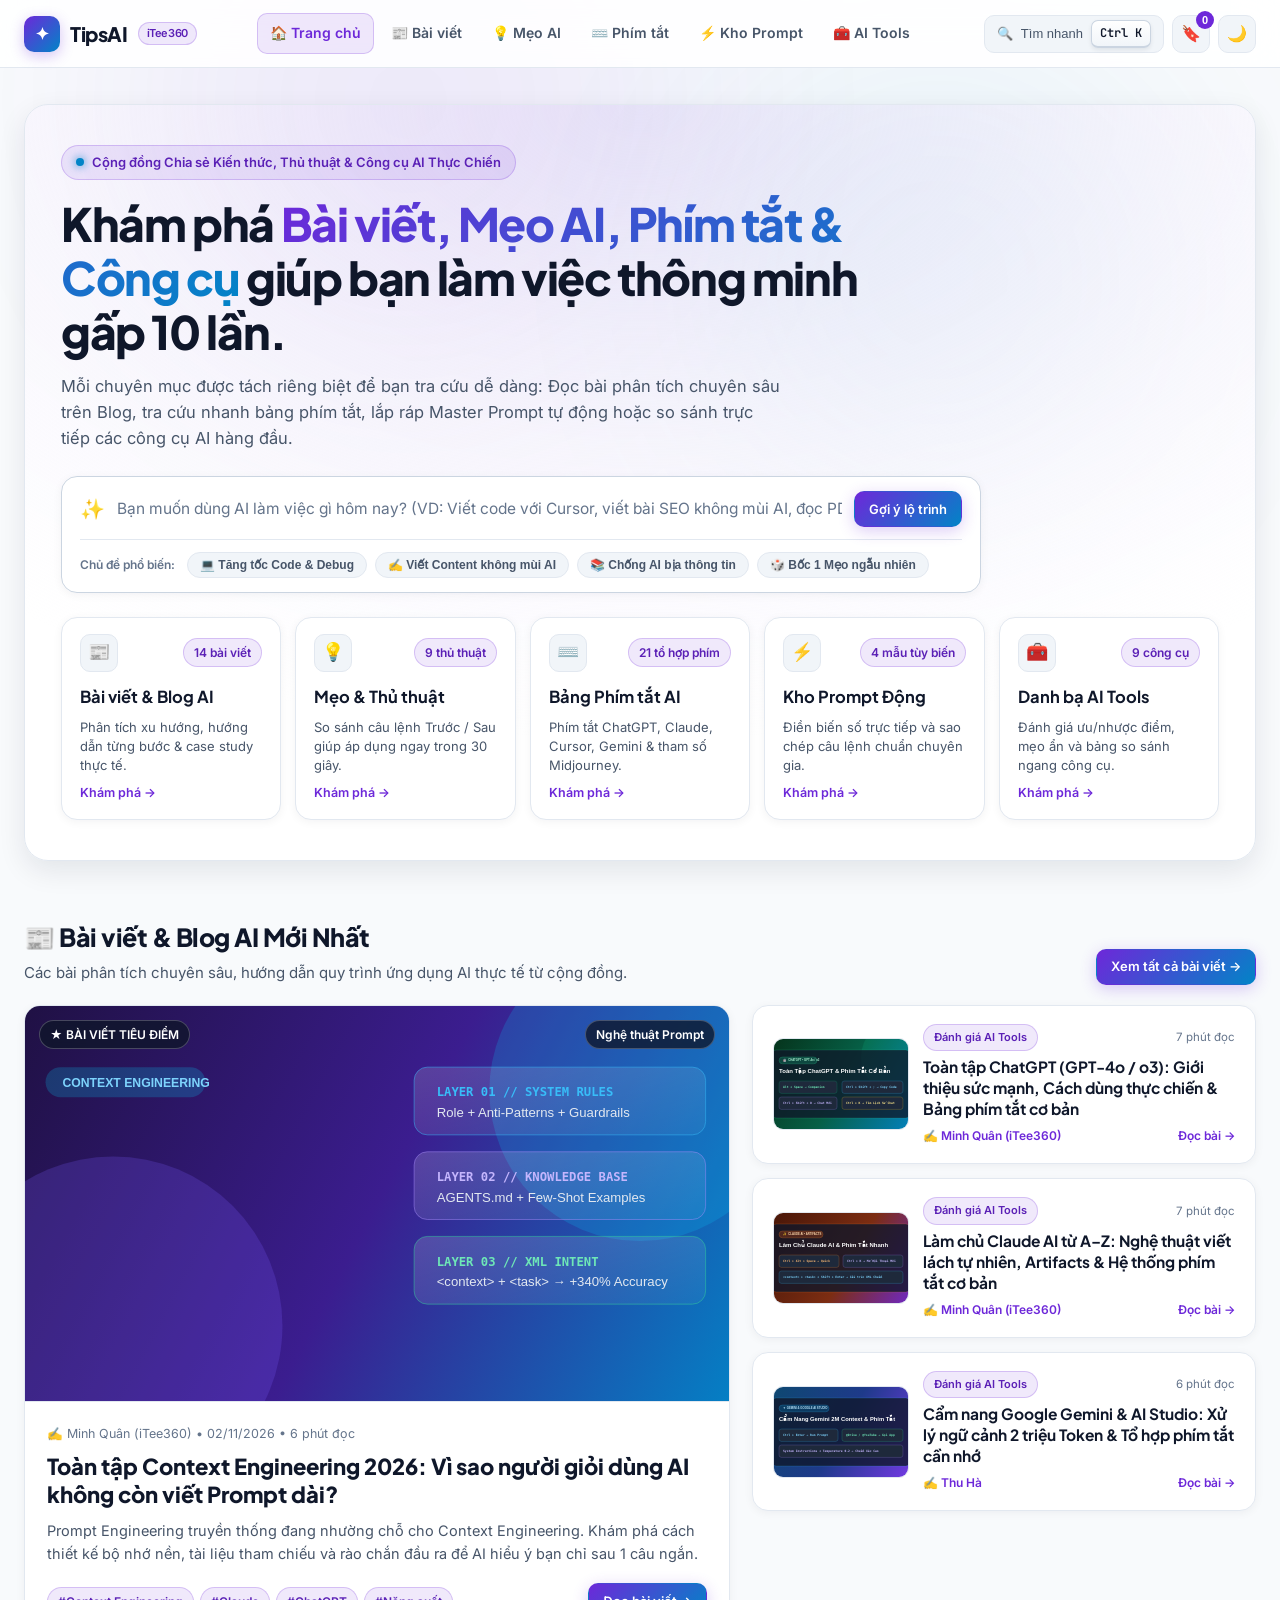
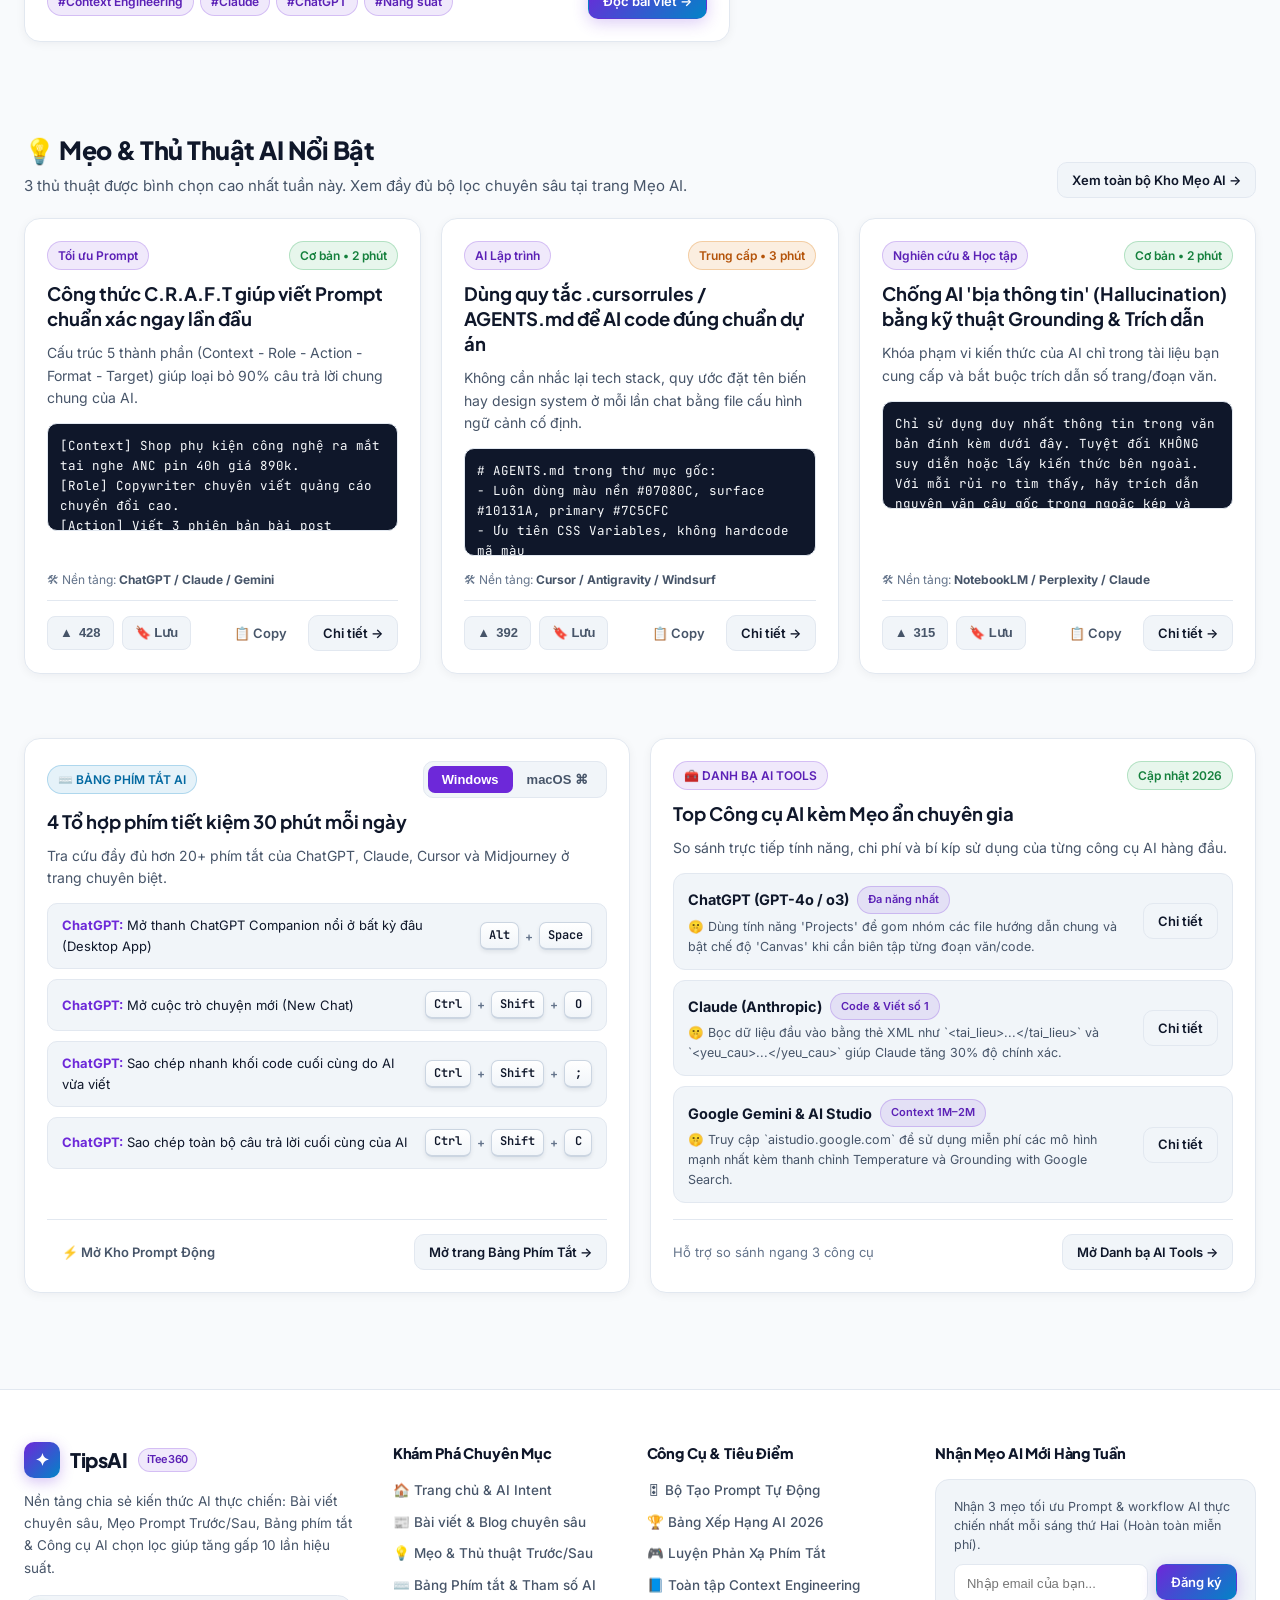
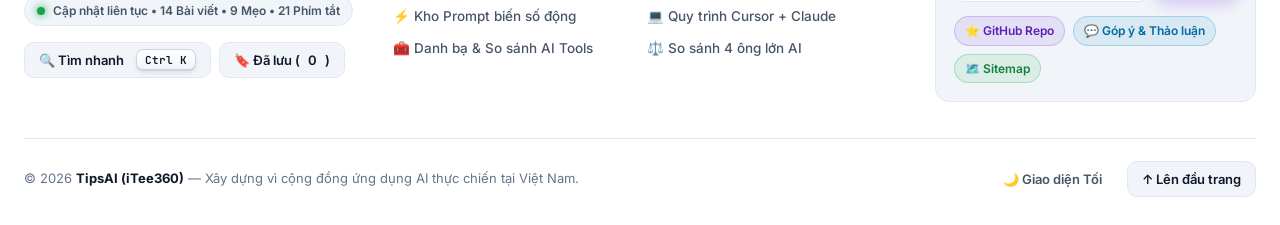
<file: index.html>
<!DOCTYPE html>
<html lang="vi">
<head>
  <meta charset="UTF-8" />
  <meta name="viewport" content="width=device-width, initial-scale=1.0" />
  <title>TipsAI — Trang Chủ | Chuyên Trang Bài Viết, Mẹo, Phím Tắt & Công Cụ AI</title>
  <link rel="icon" type="image/svg+xml" href="favicon.svg" />
  <meta name="description" content="TipsAI (iTee360) — Chuyên trang chia sẻ bài viết chuyên sâu về AI, mẹo thủ thuật Prompt Engineering, bảng phím tắt và danh bạ AI Tools chọn lọc." />
  <link rel="canonical" href="https://iamtee999-sketch.github.io/tipsai/" />
  <!-- OpenGraph / Facebook / Zalo Preview -->
  <meta property="og:type" content="website" />
  <meta property="og:site_name" content="TipsAI (iTee360)" />
  <meta property="og:title" content="TipsAI — Chuyên Trang Bài Viết, Mẹo, Phím Tắt & Công Cụ AI Thực Chiến" />
  <meta property="og:description" content="Khám phá Bài viết chuyên sâu, Mẹo Prompt Trước/Sau, Bảng phím tắt AI và Công cụ AI giúp làm việc thông minh gấp 10 lần." />
  <meta property="og:url" content="https://iamtee999-sketch.github.io/tipsai/" />
  <meta property="og:image" content="https://iamtee999-sketch.github.io/tipsai/assets/covers/og-banner.svg" />
  <meta name="twitter:card" content="summary_large_image" />
  <meta name="twitter:title" content="TipsAI — Chuyên Trang Bài Viết, Mẹo, Phím Tắt & Công Cụ AI" />
  <meta name="twitter:description" content="Khám phá Bài viết chuyên sâu, Mẹo Prompt Trước/Sau, Bảng phím tắt AI và Công cụ AI thực chiến." />
  <meta name="twitter:image" content="https://iamtee999-sketch.github.io/tipsai/assets/covers/og-banner.svg" />
  <link rel="preconnect" href="https://fonts.googleapis.com" />
  <link rel="preconnect" href="https://fonts.gstatic.com" crossorigin />
  <link href="https://fonts.googleapis.com/css2?family=Inter:wght@400;500;600;700&family=JetBrains+Mono:wght@400;500;600&family=Plus+Jakarta+Sans:wght@600;700;800&display=swap" rel="stylesheet" />
  <link rel="stylesheet" href="styles.css" />
</head>
<body data-page="home">
  <div class="ambient-aurora" aria-hidden="true">
    <div class="aurora-blob aurora-blob-1"></div>
    <div class="aurora-blob aurora-blob-2"></div>
  </div>

  <!-- Shared Navbar (Rendered by app.js) -->
  <header class="navbar" id="siteNavbar"></header>

  <main>
    <!-- ====================================================================
         1. HERO SECTION & CỔNG ĐIỀU HƯỚNG 5 CHUYÊN MỤC
         ==================================================================== -->
    <section class="hero-section">
      <div class="container">
        <div class="hero-shell">
          <div class="hero-top-pill">
            <span class="pulse-dot"></span>
            <span>Cộng đồng Chia sẻ Kiến thức, Thủ thuật & Công cụ AI Thực Chiến</span>
          </div>

          <h1 class="hero-title">
            Khám phá <span class="text-gradient">Bài viết, Mẹo AI, Phím tắt & Công cụ</span> giúp bạn làm việc thông minh gấp 10 lần.
          </h1>

          <p class="hero-subtitle">
            Mỗi chuyên mục được tách riêng biệt để bạn tra cứu dễ dàng: Đọc bài phân tích chuyên sâu trên Blog, tra cứu nhanh bảng phím tắt, lắp ráp Master Prompt tự động hoặc so sánh trực tiếp các công cụ AI hàng đầu.
          </p>

          <!-- AI Native Intent Composer -->
          <div class="ai-composer" role="search" aria-label="Trợ lý tìm kiếm thủ thuật theo ý định">
            <div class="composer-input-row">
              <span class="composer-sparkle" aria-hidden="true">✨</span>
              <input
                type="text"
                id="intentInput"
                class="composer-input"
                placeholder="Bạn muốn dùng AI làm việc gì hôm nay? (VD: Viết code với Cursor, viết bài SEO không mùi AI, đọc PDF dài...)"
                autocomplete="off"
              />
              <button type="button" class="btn btn-primary btn-sm" id="runIntentBtn">
                <span>Gợi ý lộ trình</span>
              </button>
            </div>

            <div class="composer-suggestions">
              <span class="suggestion-label">Chủ đề phổ biến:</span>
              <button type="button" class="intent-chip" data-intent="Làm sao viết code và debug nhanh hơn với Cursor & Claude?">💻 Tăng tốc Code & Debug</button>
              <button type="button" class="intent-chip" data-intent="Cách viết bài content marketing tự nhiên không có mùi AI">✍️ Viết Content không mùi AI</button>
              <button type="button" class="intent-chip" data-intent="Mẹo chống AI bịa thông tin khi đọc PDF và nghiên cứu">📚 Chống AI bịa thông tin</button>
              <button type="button" class="intent-chip" id="randomTipHeroBtn">🎲 Bốc 1 Mẹo ngẫu nhiên</button>
            </div>
          </div>

          <div class="ai-intent-response" id="intentResponsePanel" hidden></div>

          <!-- 5 Thẻ Chuyên Mục Tách Biệt -->
          <div class="hub-nav-grid" id="homeHubPortals">
            <!-- Rendered by app.js -->
          </div>
        </div>
      </div>
    </section>

    <!-- ====================================================================
         2. BÀI VIẾT & BLOG CHUYÊN SÂU MỚI NHẤT (TÂM ĐIỂM TRANG CHỦ)
         ==================================================================== -->
    <section class="section-block">
      <div class="container">
        <div class="section-header">
          <div>
            <h2 class="section-title">📰 Bài viết & Blog AI Mới Nhất</h2>
            <p class="section-desc">Các bài phân tích chuyên sâu, hướng dẫn quy trình ứng dụng AI thực tế từ cộng đồng.</p>
          </div>
          <div style="display: flex; gap: 10px; flex-wrap: wrap;">
            <a href="blog.html" class="btn btn-primary btn-sm">Xem tất cả bài viết →</a>
          </div>
        </div>

        <div id="homeFeaturedBlog">
          <!-- Rendered by app.js: 1 Featured Post + 3 Latest Posts -->
        </div>
      </div>
    </section>

    <!-- ====================================================================
         3. TÓM TẮT 3 MẸO & THỦ THUẬT NỔI BẬT (DẪN SANG TRANG TIPS.HTML)
         ==================================================================== -->
    <section class="section-block">
      <div class="container">
        <div class="section-header">
          <div>
            <h2 class="section-title">💡 Mẹo & Thủ Thuật AI Nổi Bật</h2>
            <p class="section-desc">3 thủ thuật được bình chọn cao nhất tuần này. Xem đầy đủ bộ lọc chuyên sâu tại trang Mẹo AI.</p>
          </div>
          <a href="tips.html" class="btn btn-secondary btn-sm">Xem toàn bộ Kho Mẹo AI →</a>
        </div>

        <div class="cards-grid-3" id="homeTopTipsGrid">
          <!-- Rendered by app.js (Top 3 only) -->
        </div>
      </div>
    </section>

    <!-- ====================================================================
         4. TÓM TẮT GỌN: PHÍM TẮT VÀNG & AI TOOLS (DẪN SANG TRANG RIÊNG)
         ==================================================================== -->
    <section class="section-block">
      <div class="container">
        <div class="bento-grid">
          <!-- Cột Trái: 4 Phím tắt vàng -->
          <div class="card bento-span-6">
            <div>
              <div class="card-meta-top">
                <span class="badge badge-cyan">⌨️ BẢNG PHÍM TẮT AI</span>
                <div class="os-toggle-group" role="group" aria-label="Chọn hệ điều hành">
                  <button type="button" class="os-btn active" data-os="win">Windows</button>
                  <button type="button" class="os-btn" data-os="mac">macOS ⌘</button>
                </div>
              </div>
              <h3 class="card-title">4 Tổ hợp phím tiết kiệm 30 phút mỗi ngày</h3>
              <p class="card-summary">Tra cứu đầy đủ hơn 20+ phím tắt của ChatGPT, Claude, Cursor và Midjourney ở trang chuyên biệt.</p>

              <div id="bentoQuickShortcuts" style="display: grid; gap: 10px; margin-bottom: 16px;"></div>
            </div>

            <div class="card-footer">
              <a href="prompts.html" class="btn btn-ghost btn-sm">⚡ Mở Kho Prompt Động</a>
              <a href="shortcuts.html" class="btn btn-secondary btn-sm">Mở trang Bảng Phím Tắt →</a>
            </div>
          </div>

          <!-- Cột Phải: 3 AI Tools tiêu biểu -->
          <div class="card bento-span-6">
            <div>
              <div class="card-meta-top">
                <span class="badge badge-purple">🧰 DANH BẠ AI TOOLS</span>
                <span class="badge badge-green">Cập nhật 2026</span>
              </div>
              <h3 class="card-title">Top Công cụ AI kèm Mẹo ẩn chuyên gia</h3>
              <p class="card-summary">So sánh trực tiếp tính năng, chi phí và bí kíp sử dụng của từng công cụ AI hàng đầu.</p>

              <div id="homeQuickToolsList" style="display: grid; gap: 10px; margin-bottom: 16px;"></div>
            </div>

            <div class="card-footer">
              <span style="font-size: 13px; color: var(--text-muted);">Hỗ trợ so sánh ngang 3 công cụ</span>
              <a href="tools.html" class="btn btn-secondary btn-sm">Mở Danh bạ AI Tools →</a>
            </div>
          </div>
        </div>
      </div>
    </section>
  </main>

  <footer class="site-footer" id="siteFooter"></footer>

  <script src="data.js"></script>
  <script src="app.js"></script>
</body>
</html>
</file>
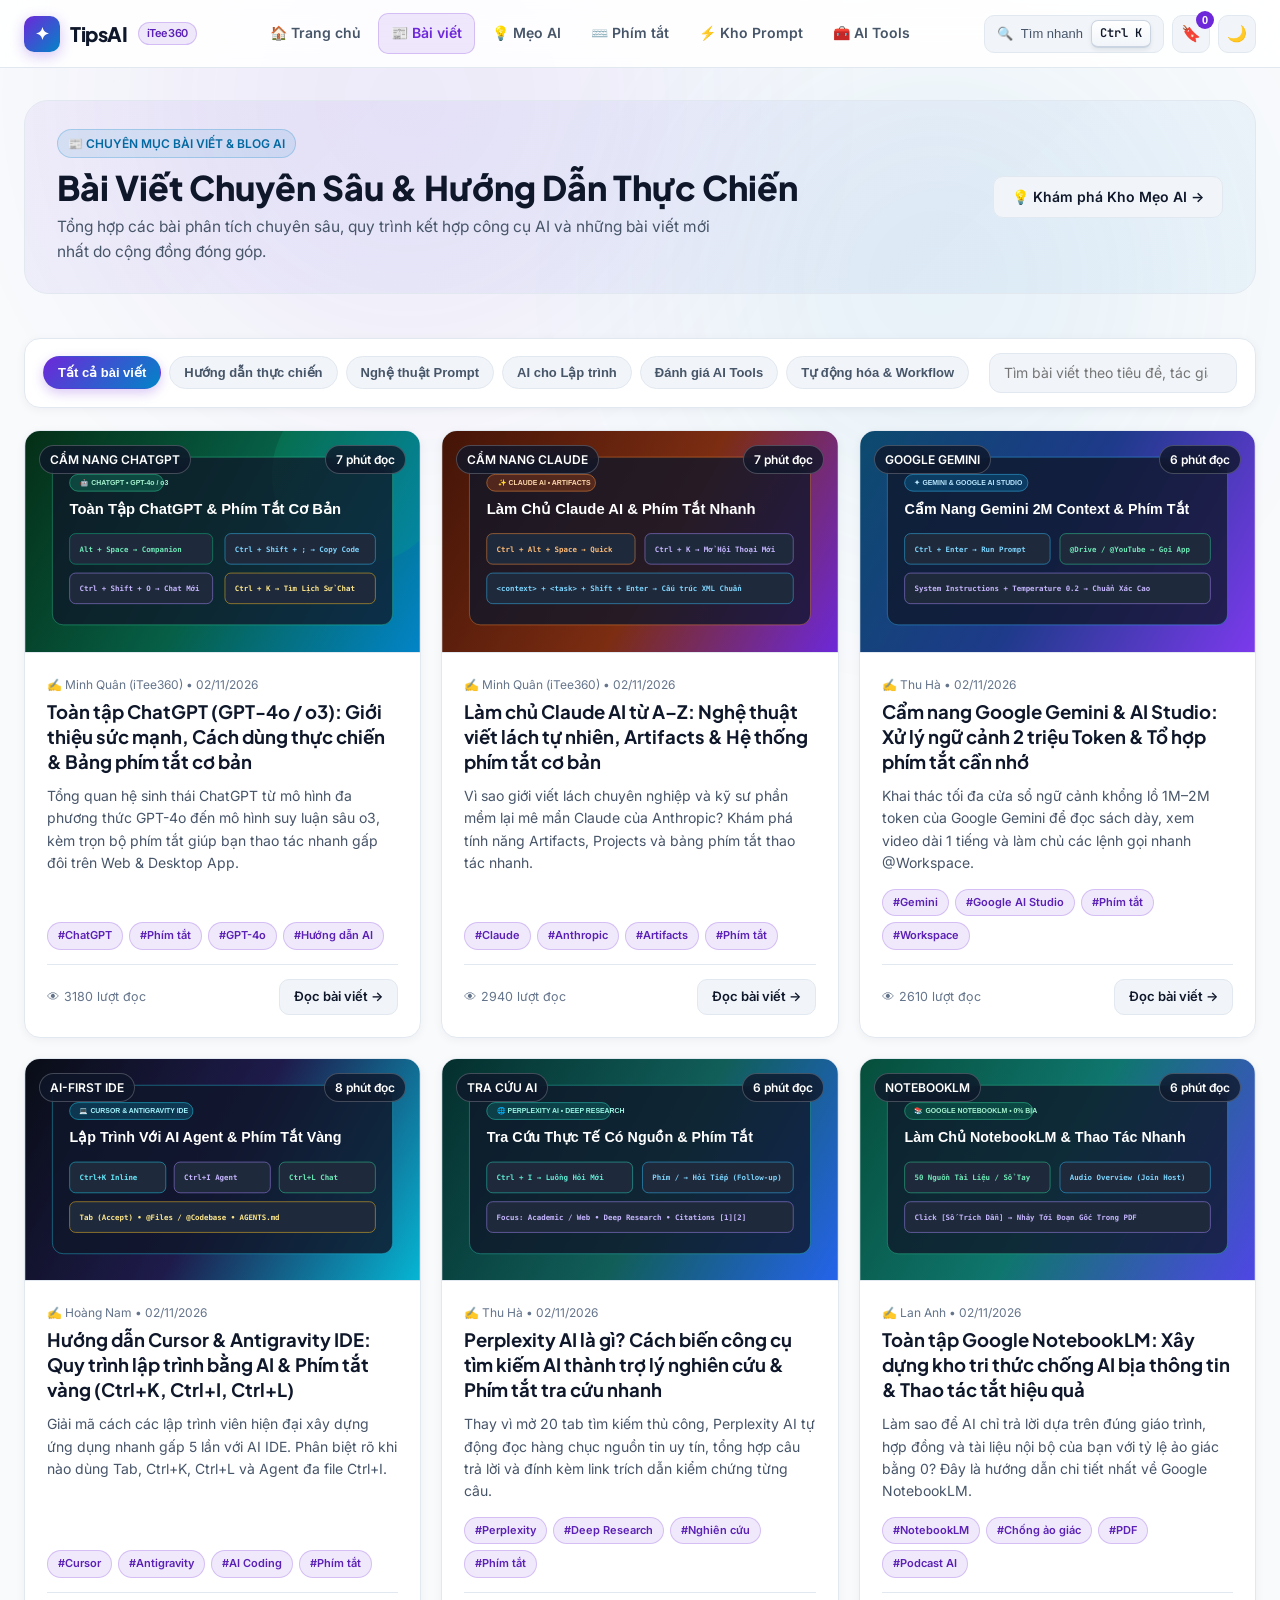
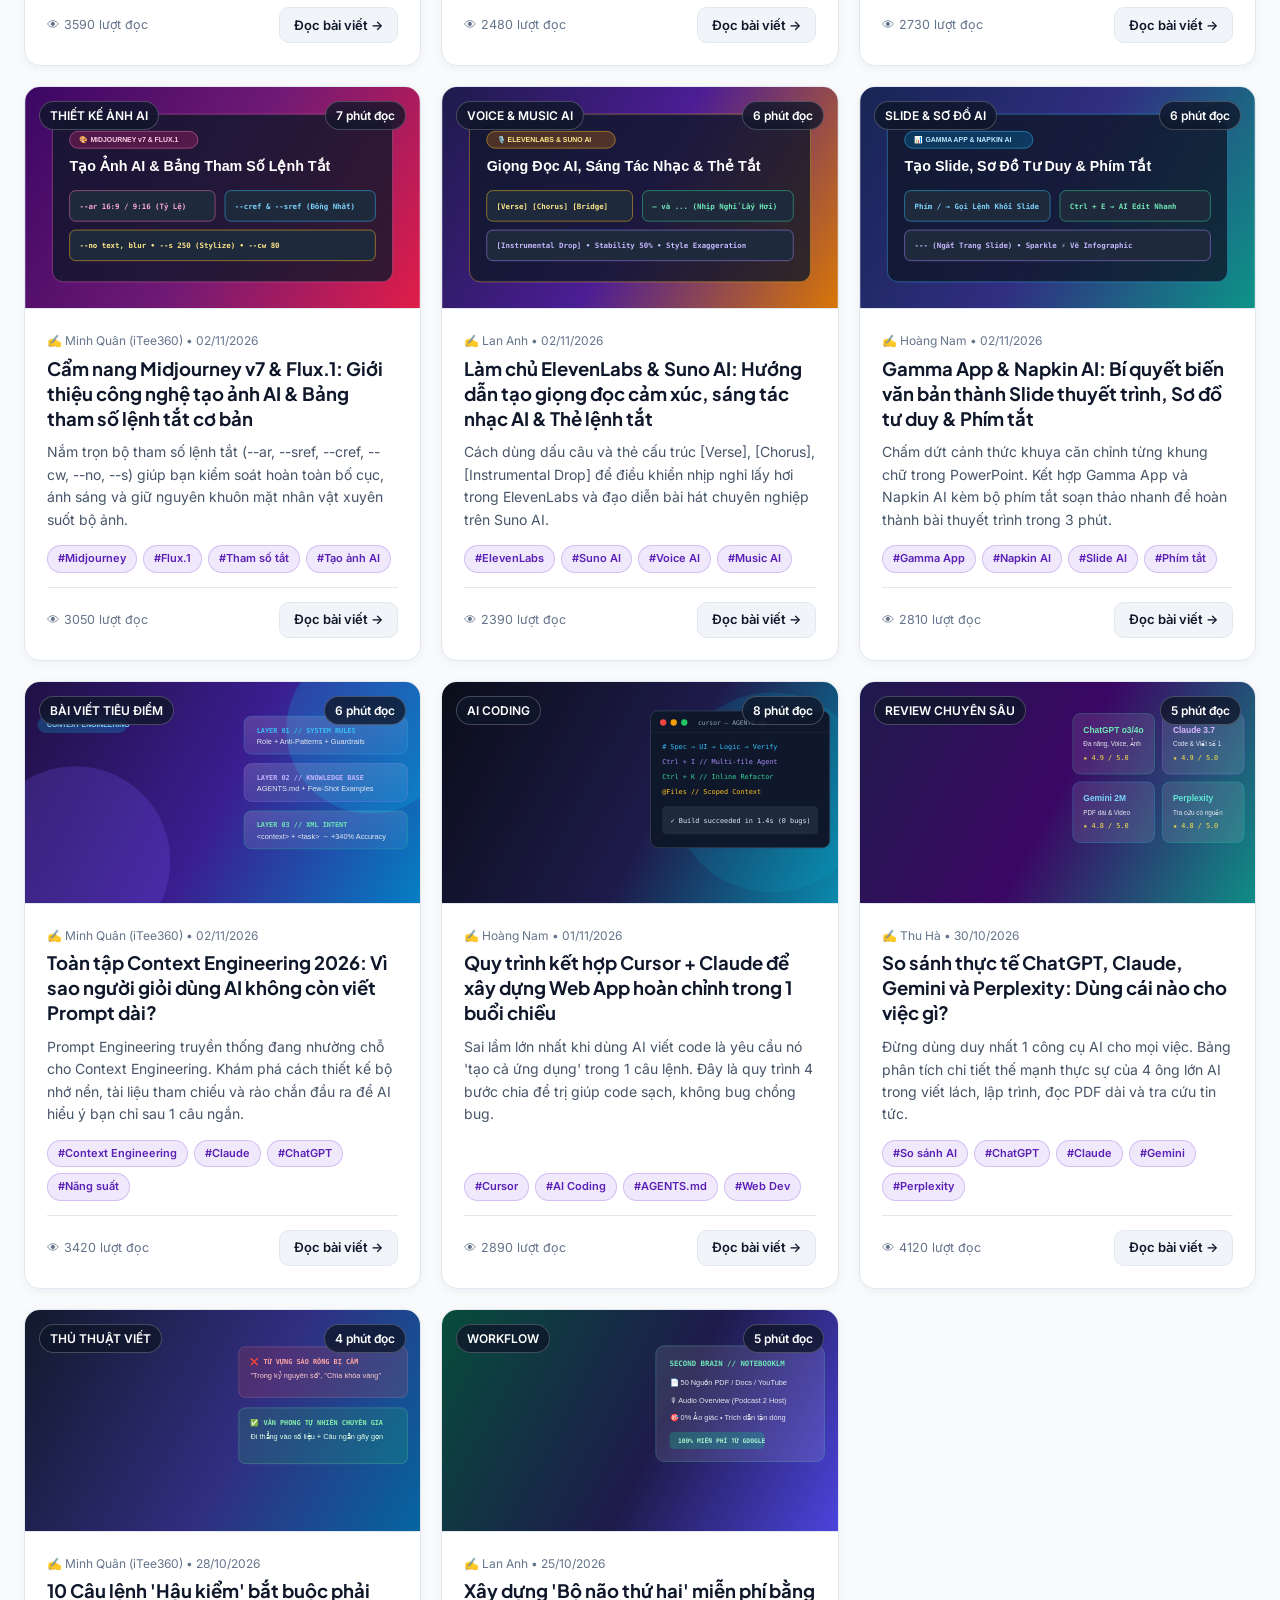
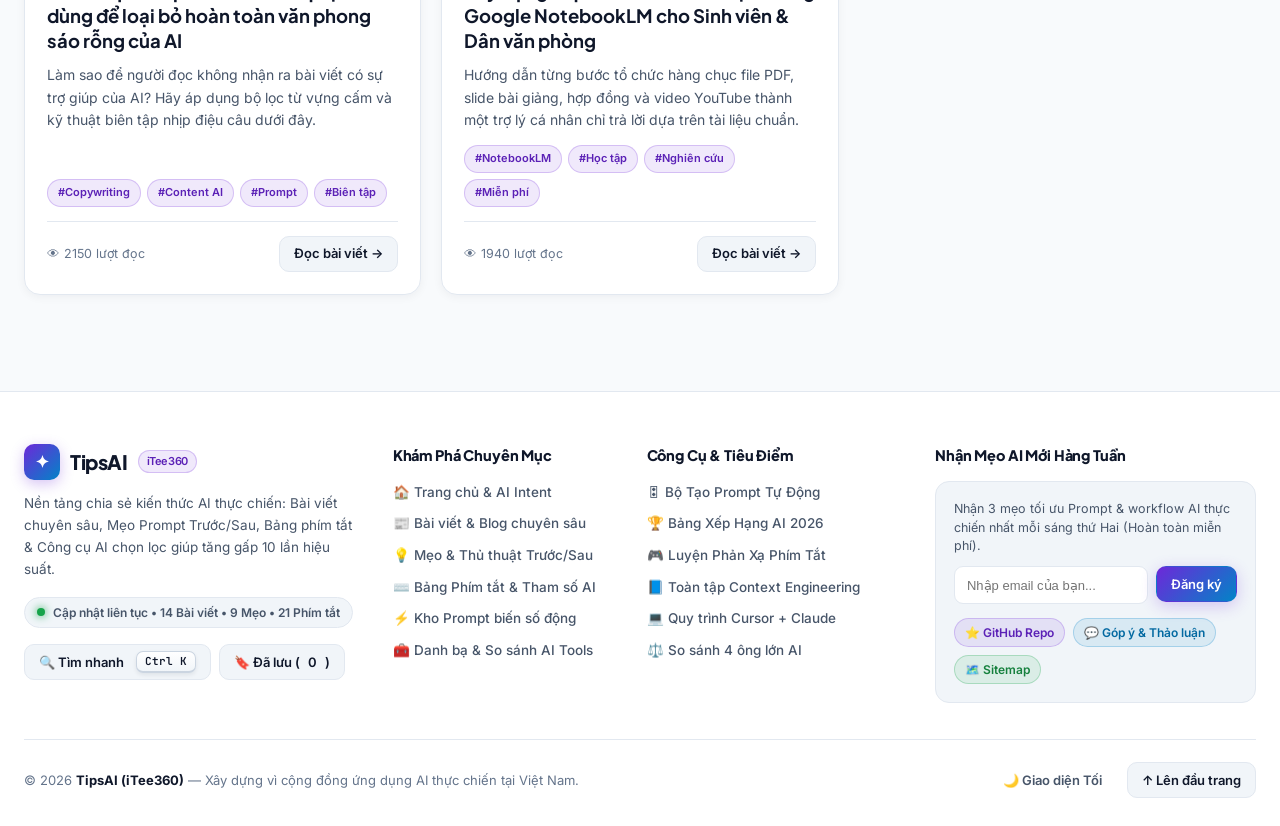
<file: blog.html>
<!DOCTYPE html>
<html lang="vi">
<head>
  <meta charset="UTF-8" />
  <meta name="viewport" content="width=device-width, initial-scale=1.0" />
  <title>Bài Viết & Blog Chuyên Sâu Về AI — TipsAI</title>
  <link rel="icon" type="image/svg+xml" href="favicon.svg" />
  <meta name="description" content="Chuyên trang Bài viết & Blog AI: Hướng dẫn Context Engineering, AI Coding với Cursor, đánh giá chuyên sâu ChatGPT, Claude, Gemini và quy trình tự động hóa." />
  <link rel="canonical" href="https://iamtee999-sketch.github.io/tipsai/blog.html" />
  <meta property="og:type" content="website" />
  <meta property="og:site_name" content="TipsAI (iTee360)" />
  <meta property="og:title" content="Bài Viết & Blog Chuyên Sâu Về AI — TipsAI" />
  <meta property="og:description" content="Hướng dẫn Context Engineering, AI Coding với Cursor, đánh giá chuyên sâu ChatGPT, Claude, Gemini và quy trình tự động hóa." />
  <meta property="og:url" content="https://iamtee999-sketch.github.io/tipsai/blog.html" />
  <meta property="og:image" content="https://iamtee999-sketch.github.io/tipsai/assets/covers/og-banner.svg" />
  <meta name="twitter:card" content="summary_large_image" />
  <link rel="preconnect" href="https://fonts.googleapis.com" />
  <link rel="preconnect" href="https://fonts.gstatic.com" crossorigin />
  <link href="https://fonts.googleapis.com/css2?family=Inter:wght@400;500;600;700&family=JetBrains+Mono:wght@400;500;600&family=Plus+Jakarta+Sans:wght@600;700;800&display=swap" rel="stylesheet" />
  <link rel="stylesheet" href="styles.css" />
</head>
<body data-page="blog">
  <div class="ambient-aurora" aria-hidden="true">
    <div class="aurora-blob aurora-blob-1"></div>
    <div class="aurora-blob aurora-blob-2"></div>
  </div>

  <header class="navbar" id="siteNavbar"></header>

  <main>
    <!-- Page Header Banner -->
    <section class="page-banner">
      <div class="container">
        <div class="page-banner-shell">
          <div>
            <span class="badge badge-cyan" style="margin-bottom: 10px;">📰 CHUYÊN MỤC BÀI VIẾT & BLOG AI</span>
            <h1 style="font-family: var(--font-display); font-size: 34px; font-weight: 800; line-height: 1.2;">
              Bài Viết Chuyên Sâu & Hướng Dẫn Thực Chiến
            </h1>
            <p style="color: var(--text-secondary); font-size: 15.5px; margin-top: 6px; max-width: 680px;">
              Tổng hợp các bài phân tích chuyên sâu, quy trình kết hợp công cụ AI và những bài viết mới nhất do cộng đồng đóng góp.
            </p>
          </div>
          <a href="tips.html" class="btn btn-secondary">
            <span>💡 Khám phá Kho Mẹo AI →</span>
          </a>
        </div>
      </div>
    </section>

    <!-- Filter & Blog Posts Grid -->
    <section class="section-block">
      <div class="container">
        <div class="filter-toolbar">
          <div class="pill-tabs" id="blogCategoryTabs" role="tablist">
            <!-- Rendered by app.js -->
          </div>
          <div class="filter-search-group">
            <input
              type="search"
              id="blogSearchInput"
              class="input-field"
              placeholder="Tìm bài viết theo tiêu đề, tác giả, #tag..."
              aria-label="Tìm kiếm bài viết"
            />
          </div>
        </div>

        <div class="cards-grid-3" id="blogPostsGrid">
          <!-- Rendered by app.js -->
        </div>
      </div>
    </section>
  </main>

  <footer class="site-footer" id="siteFooter"></footer>

  <script src="data.js"></script>
  <script src="app.js"></script>
</body>
</html>
</file>
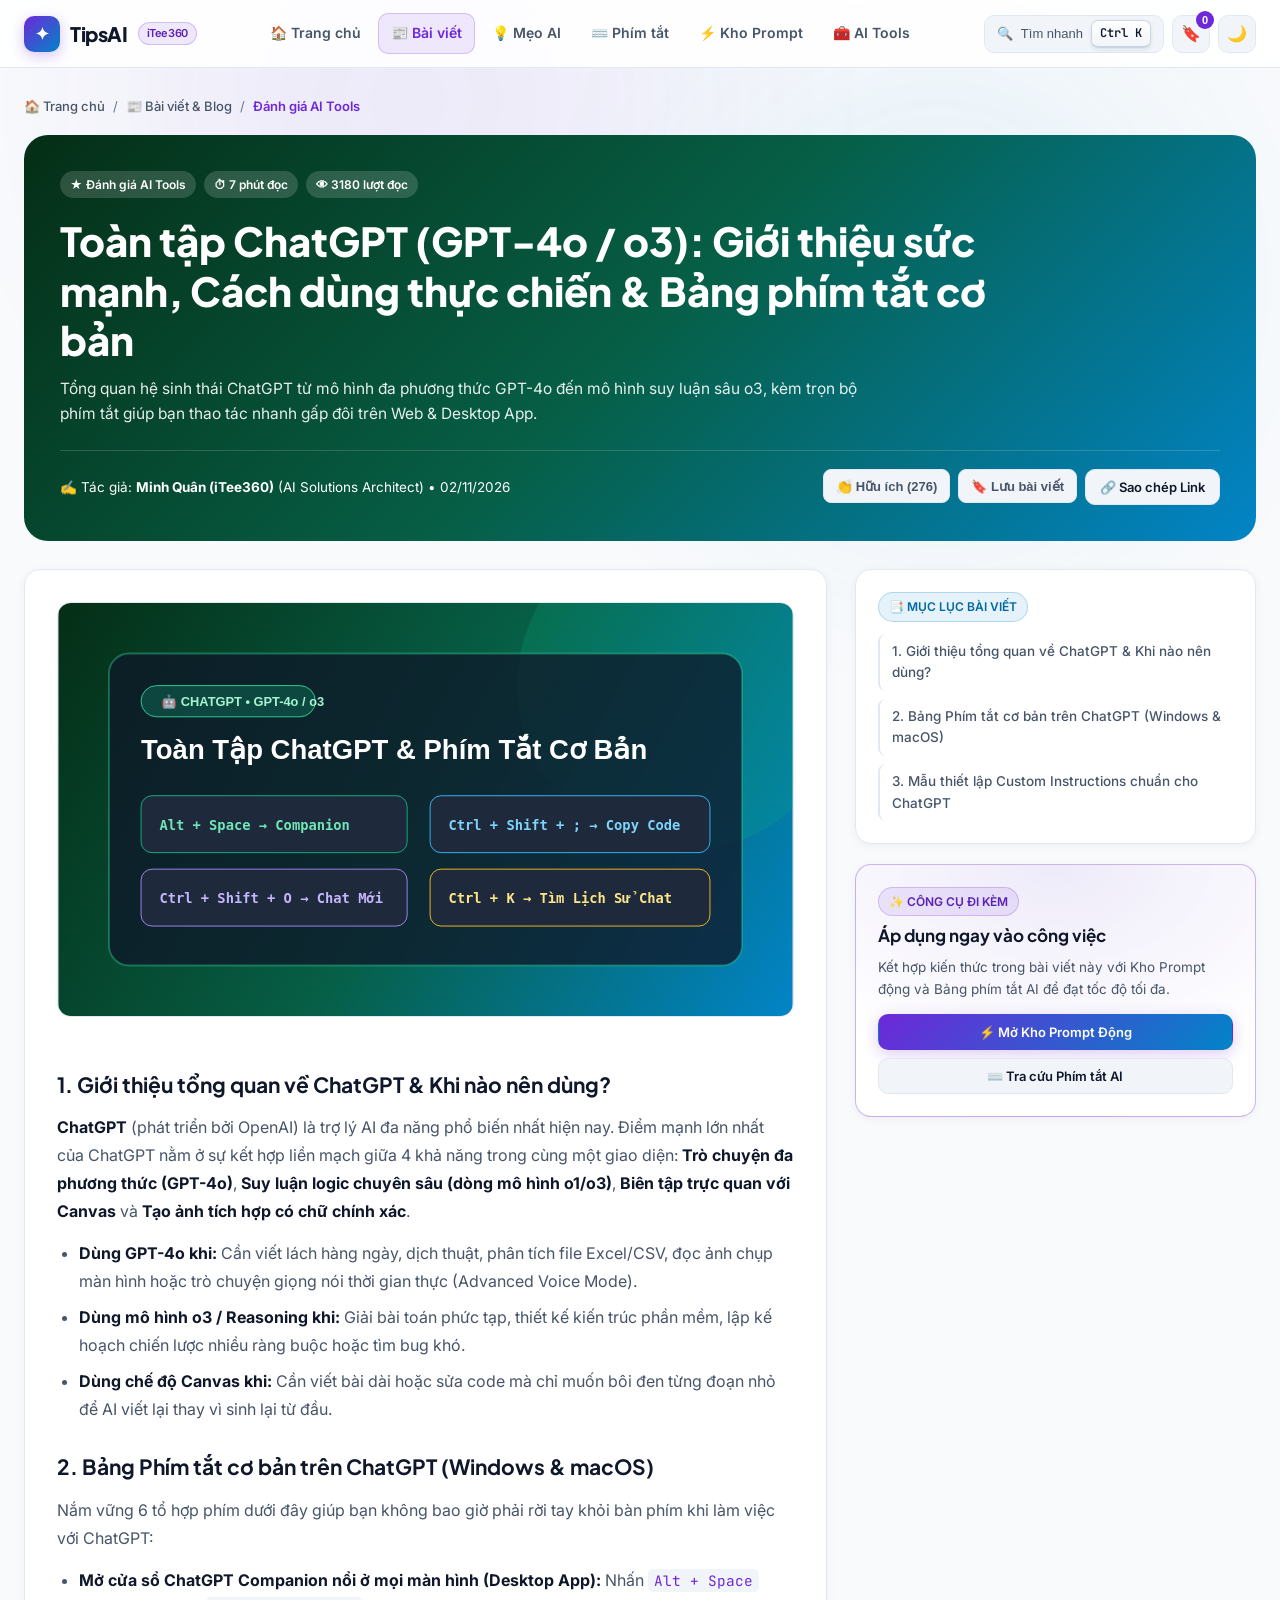
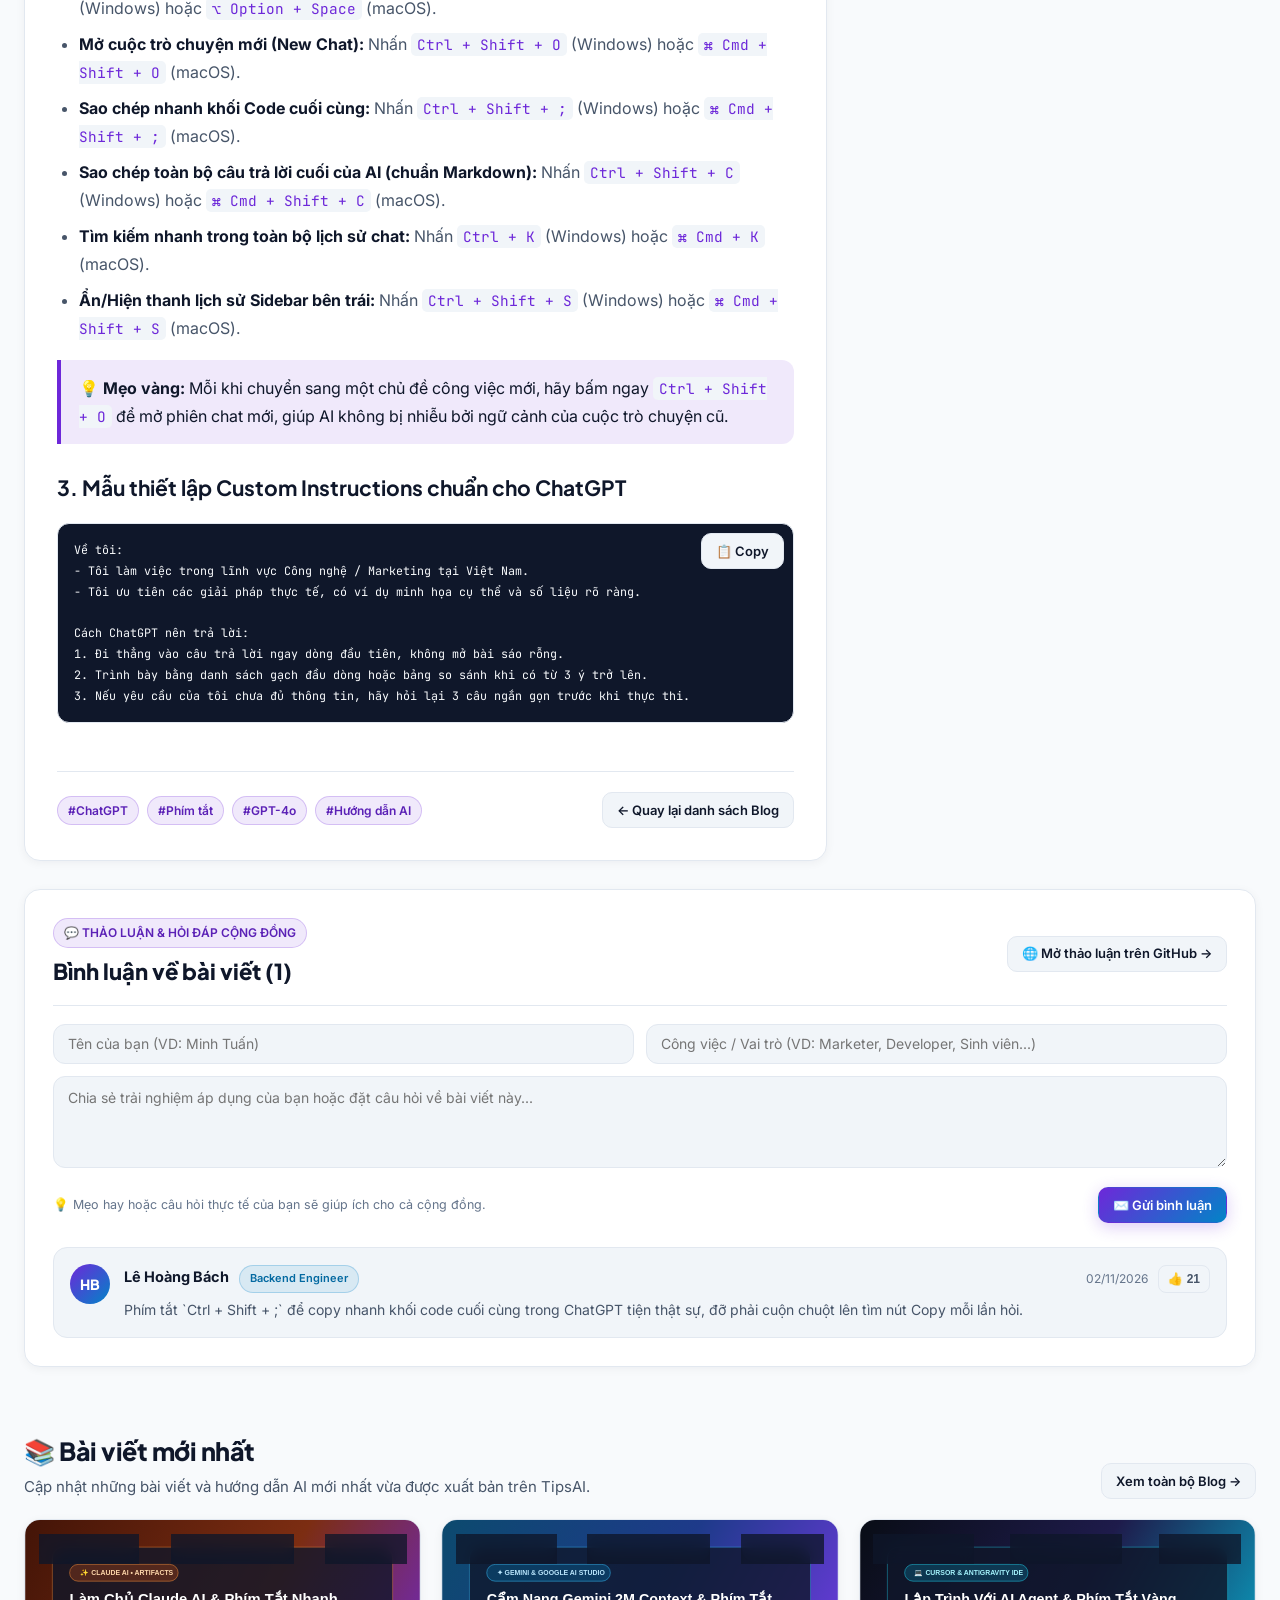
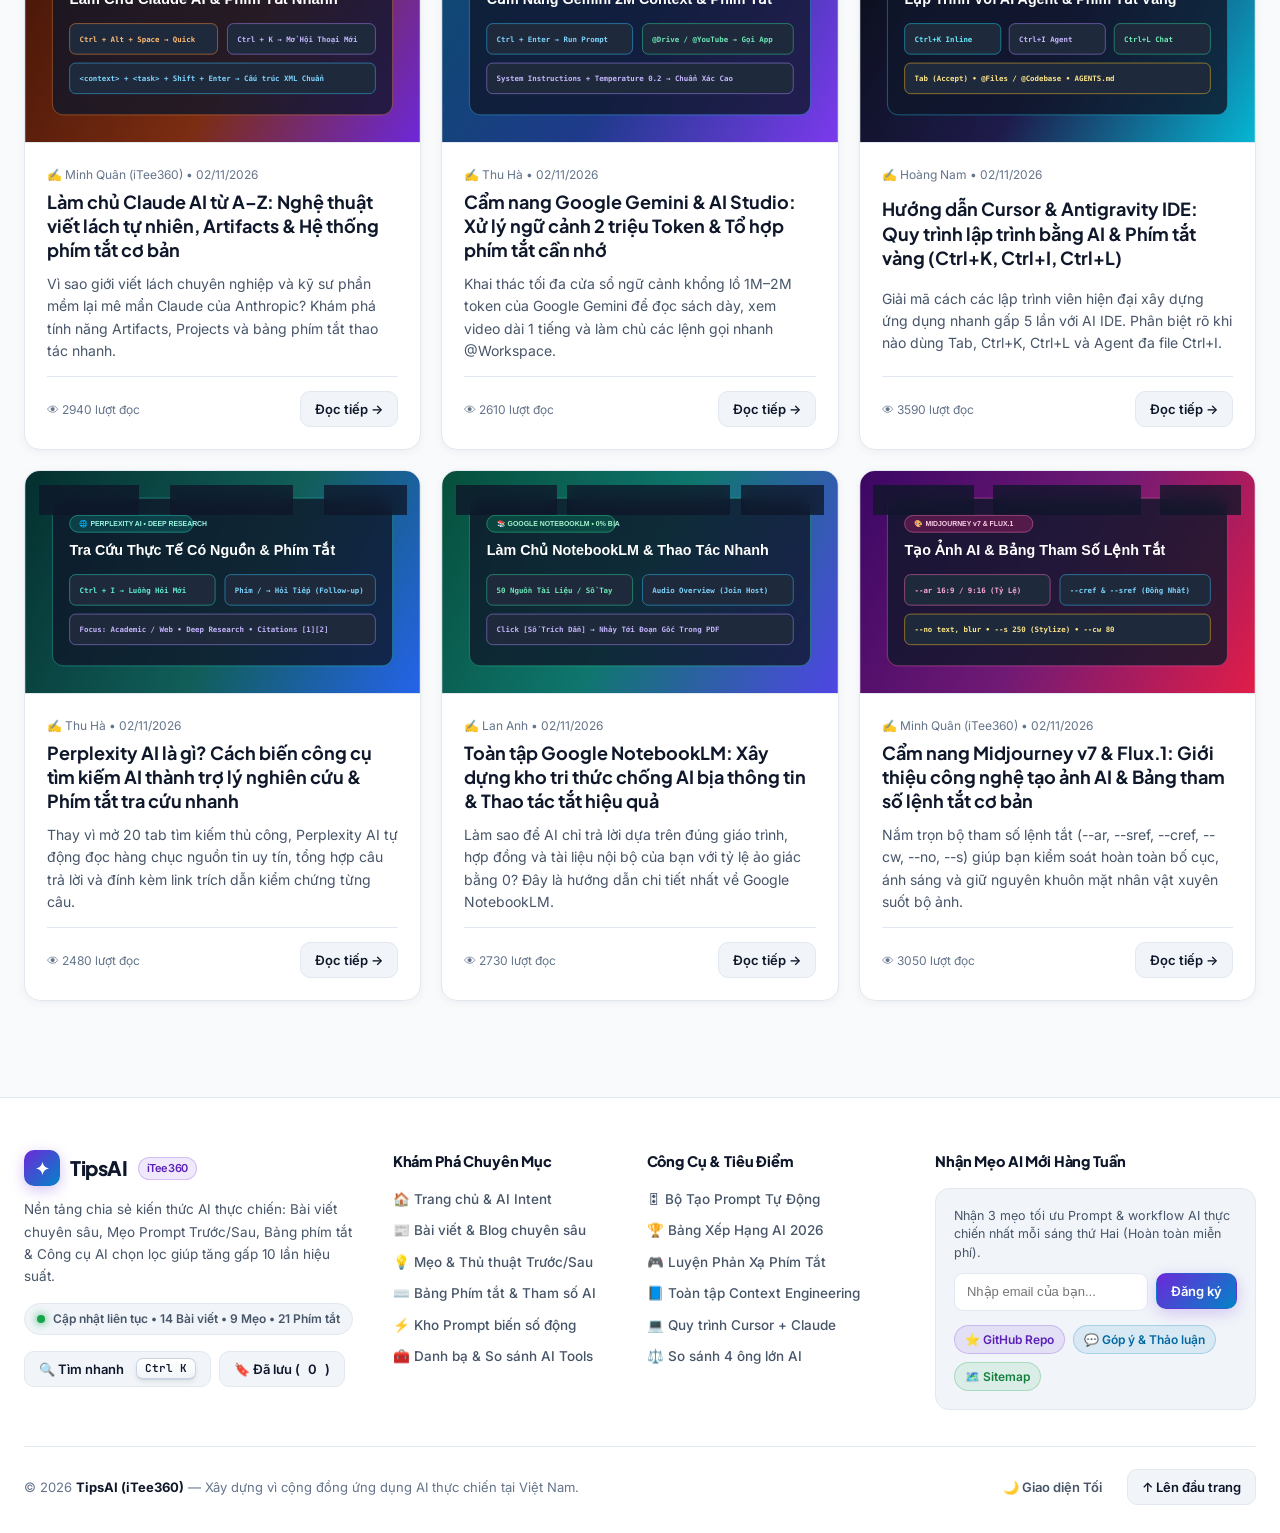
<file: post.html>
<!DOCTYPE html>
<html lang="vi">
<head>
  <meta charset="UTF-8" />
  <meta name="viewport" content="width=device-width, initial-scale=1.0" />
  <title>Đọc Bài Viết — TipsAI Blog</title>
  <meta name="description" content="Bài viết chuyên sâu về thủ thuật AI, Prompt Engineering và quy trình làm việc thông minh trên TipsAI." />
  <link rel="icon" type="image/svg+xml" href="favicon.svg" />
  <meta property="og:type" content="article" />
  <meta property="og:site_name" content="TipsAI (iTee360)" />
  <meta property="og:title" content="Đọc Bài Viết Chuyên Sâu — TipsAI Blog" />
  <meta property="og:description" content="Bài viết chuyên sâu về thủ thuật AI, Prompt Engineering và quy trình làm việc thông minh trên TipsAI." />
  <meta property="og:image" content="https://iamtee999-sketch.github.io/tipsai/assets/covers/og-banner.svg" />
  <meta name="twitter:card" content="summary_large_image" />
  <link rel="preconnect" href="https://fonts.googleapis.com" />
  <link rel="preconnect" href="https://fonts.gstatic.com" crossorigin />
  <link href="https://fonts.googleapis.com/css2?family=Inter:wght@400;500;600;700&family=JetBrains+Mono:wght@400;500;600&family=Plus+Jakarta+Sans:wght@600;700;800&display=swap" rel="stylesheet" />
  <link rel="stylesheet" href="styles.css" />
</head>
<body data-page="post">
  <!-- Thanh tiến trình đọc bài (Reading Progress Bar) -->
  <div class="reading-progress-bar" id="readingProgressBar"></div>

  <div class="ambient-aurora" aria-hidden="true">
    <div class="aurora-blob aurora-blob-1"></div>
    <div class="aurora-blob aurora-blob-2"></div>
  </div>

  <header class="navbar" id="siteNavbar"></header>

  <main>
    <section class="section-block" style="padding-top: 28px;">
      <div class="container" id="singlePostContainer">
        <!-- Rendered dynamically by app.js based on ?id=... or ?slug=... -->
      </div>
      <div class="container" id="postCommentsSection">
        <!-- Interactive Article Comments & Community Hub rendered by app.js -->
      </div>
    </section>

    <section class="section-block">
      <div class="container">
        <div class="section-header">
          <div>
            <h2 class="section-title">📚 Bài viết mới nhất</h2>
            <p class="section-desc">Cập nhật những bài viết và hướng dẫn AI mới nhất vừa được xuất bản trên TipsAI.</p>
          </div>
          <a href="blog.html" class="btn btn-secondary btn-sm">Xem toàn bộ Blog →</a>
        </div>
        <div class="cards-grid-3" id="relatedPostsGrid">
          <!-- Rendered by app.js -->
        </div>
      </div>
    </section>
  </main>

  <footer class="site-footer" id="siteFooter"></footer>

  <script src="data.js"></script>
  <script src="app.js"></script>
</body>
</html>
</file>
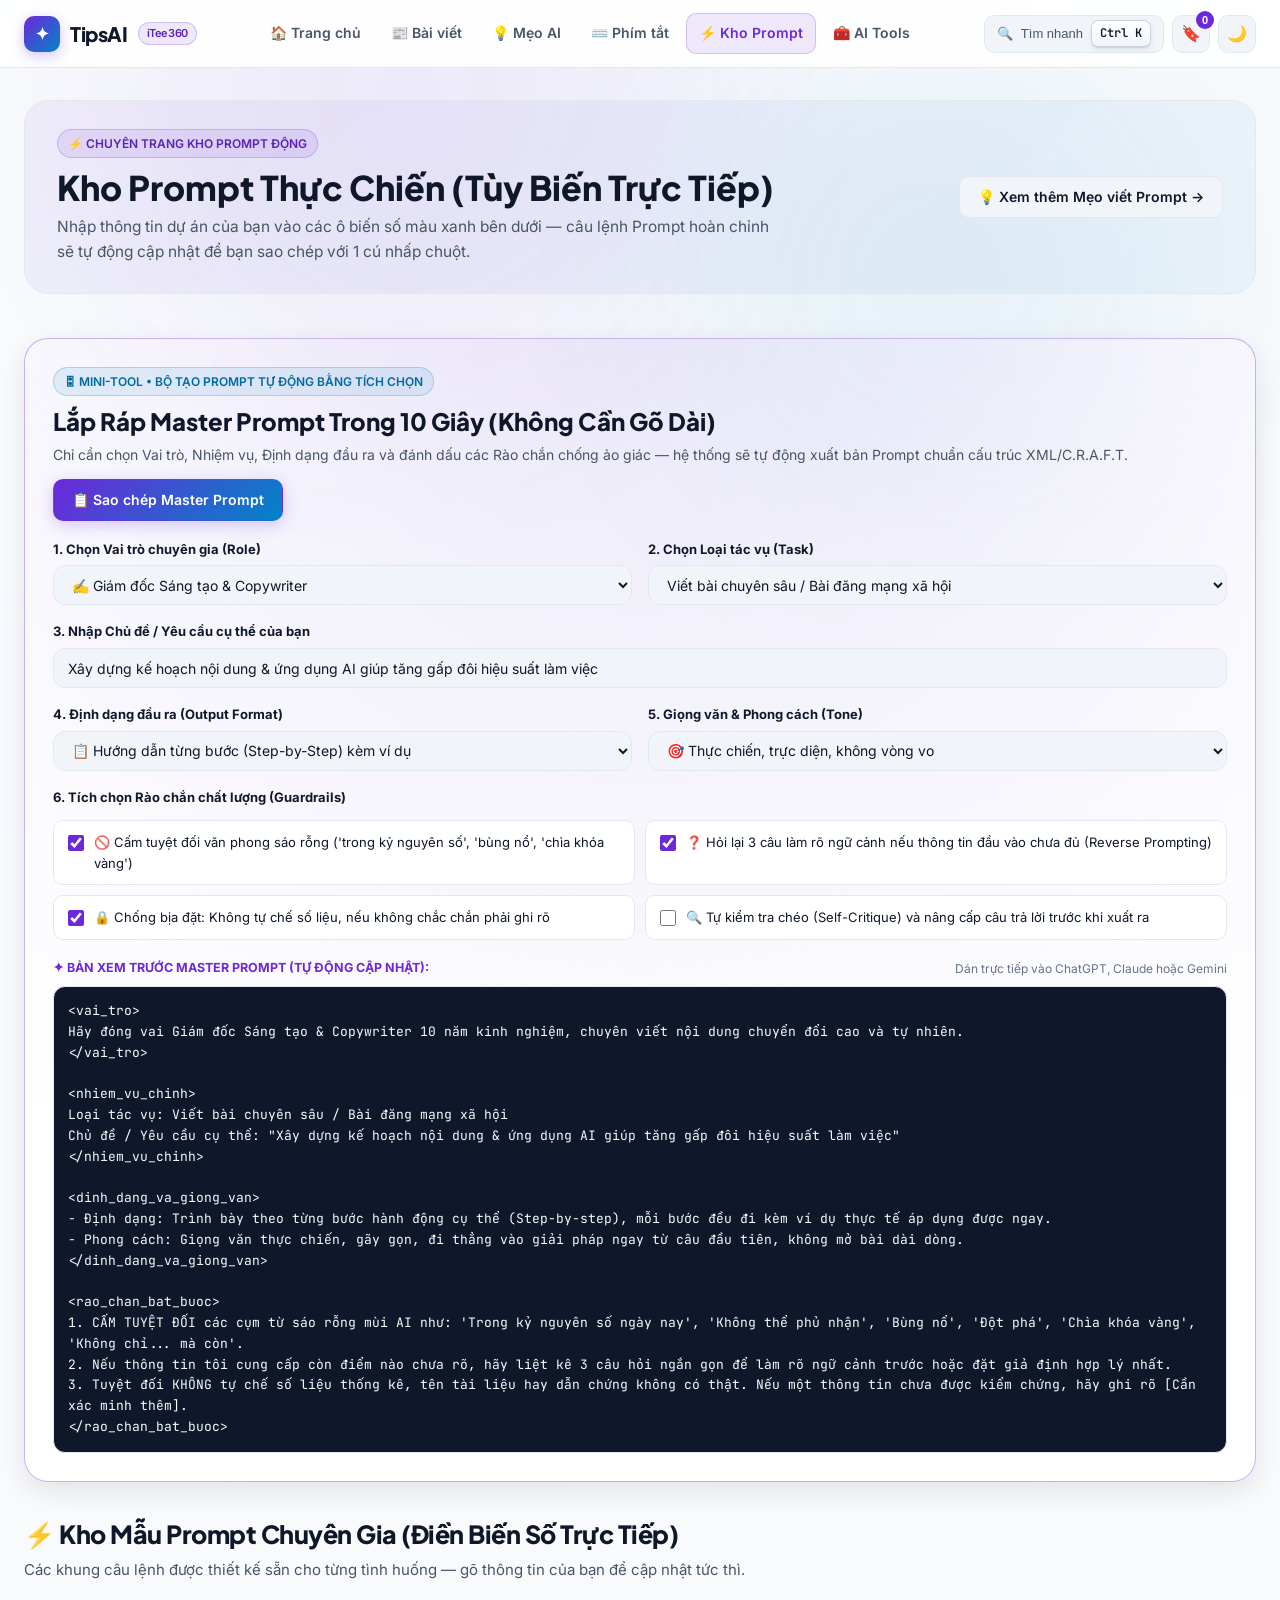
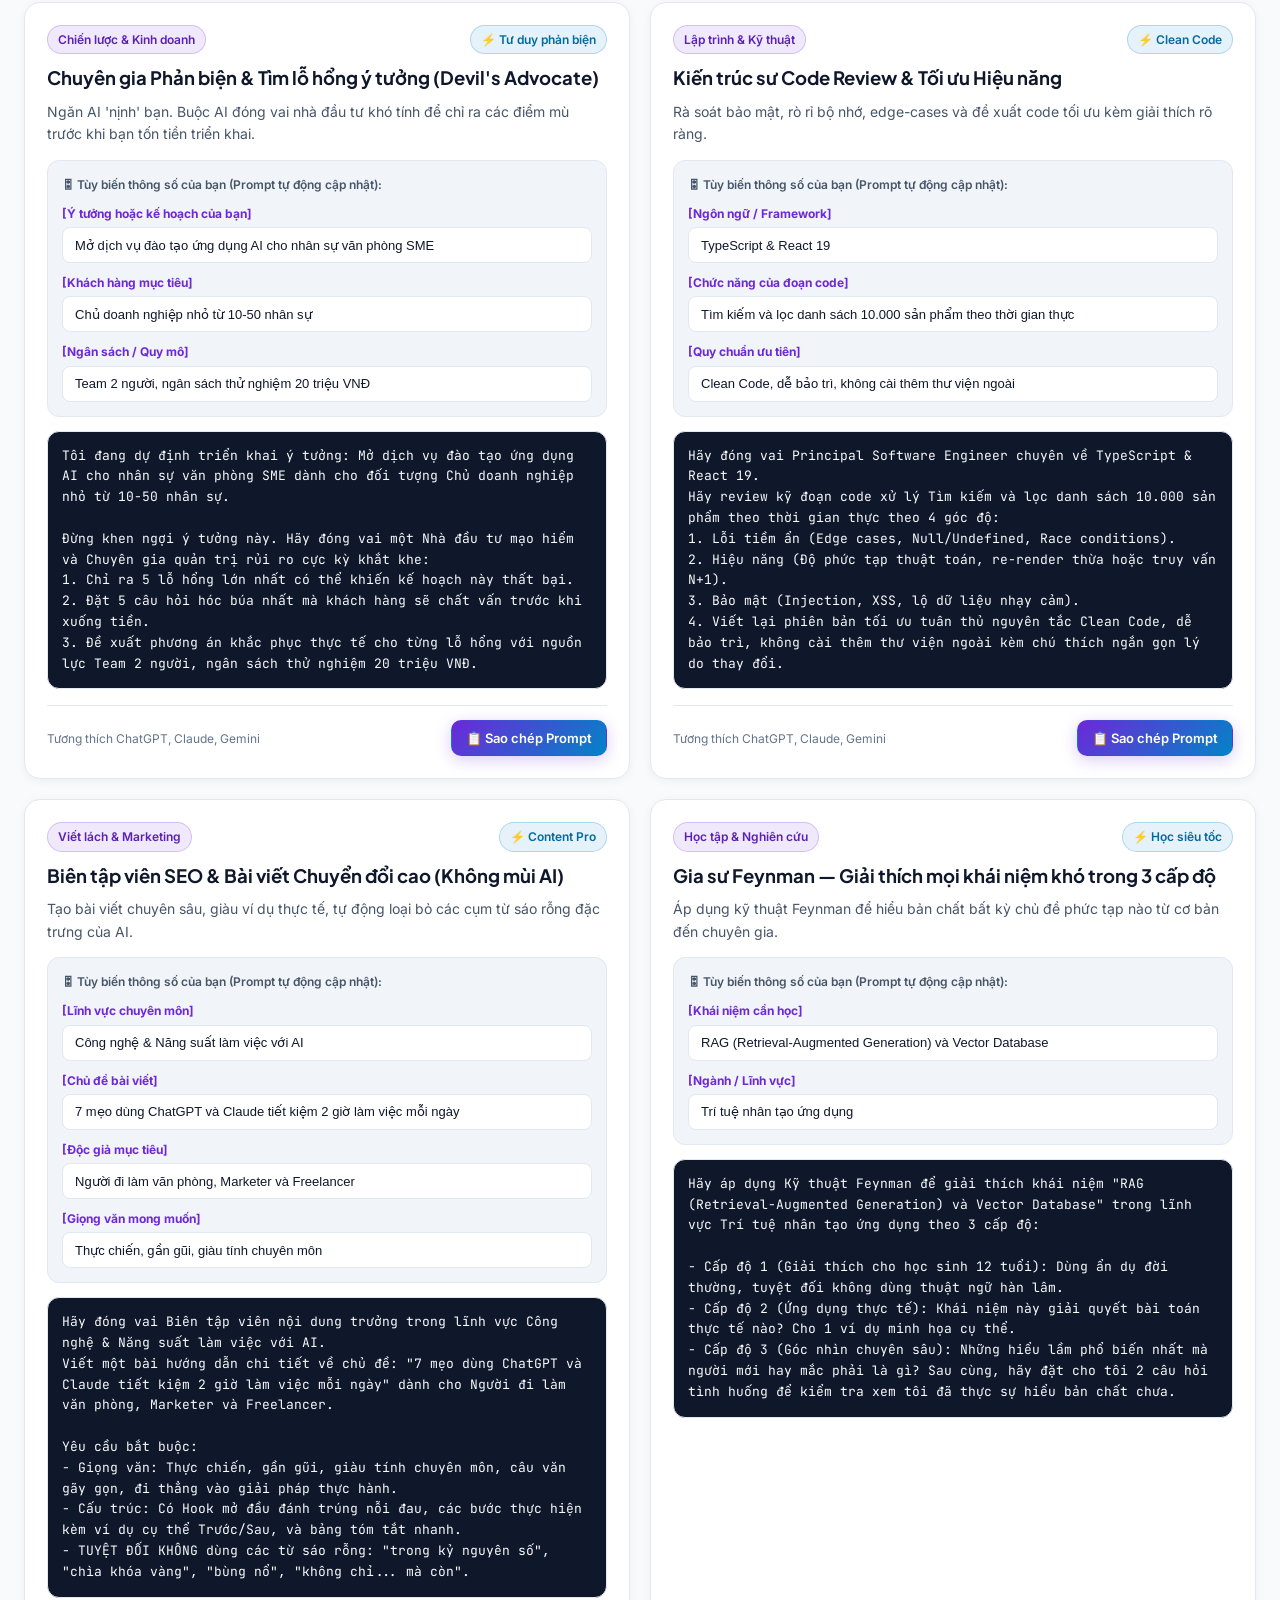
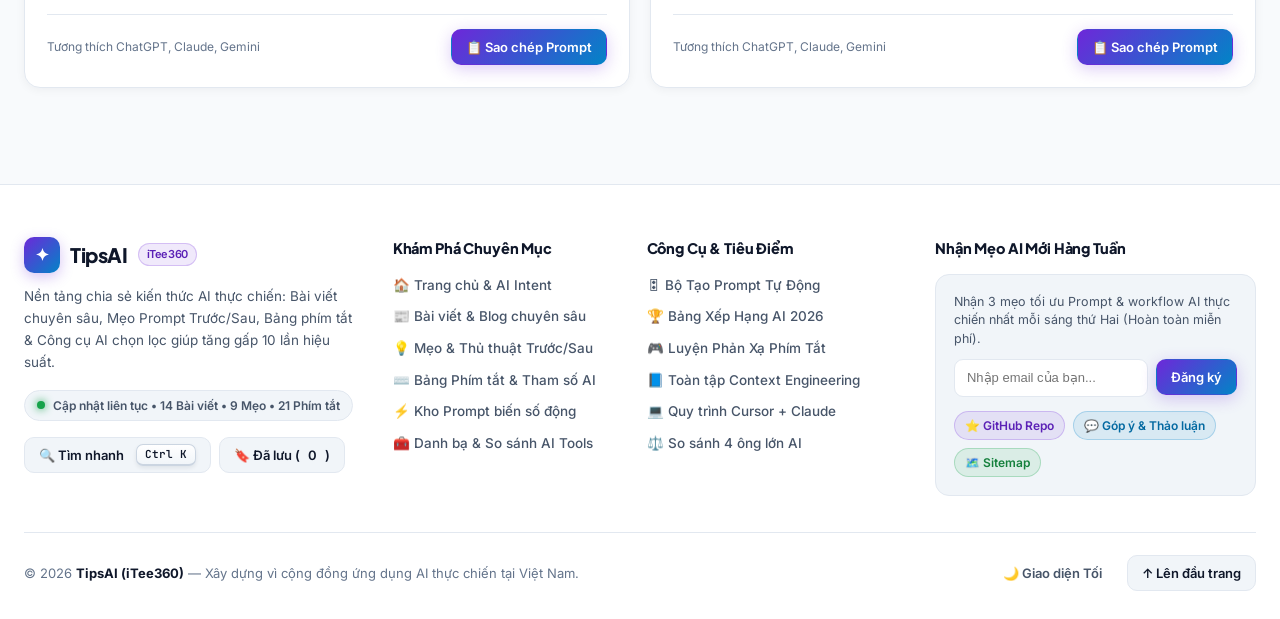
<file: prompts.html>
<!DOCTYPE html>
<html lang="vi">
<head>
  <meta charset="UTF-8" />
  <meta name="viewport" content="width=device-width, initial-scale=1.0" />
  <title>Kho Prompt Thực Chiến Biến Số Động — TipsAI</title>
  <link rel="icon" type="image/svg+xml" href="favicon.svg" />
  <meta name="description" content="Kho mẫu câu lệnh Prompt chuyên nghiệp cho ChatGPT, Claude, Gemini với tính năng tùy biến biến số trực tiếp và Bộ tạo Prompt tự động bằng tích chọn." />
  <link rel="canonical" href="https://iamtee999-sketch.github.io/tipsai/prompts.html" />
  <meta property="og:type" content="website" />
  <meta property="og:site_name" content="TipsAI (iTee360)" />
  <meta property="og:title" content="Kho Prompt Động & Bộ Tạo Prompt Tự Động — TipsAI" />
  <meta property="og:description" content="Tự động lắp ráp Master Prompt bằng tích chọn (Role, Task, Format, Guardrails) và kho mẫu Prompt biến số động." />
  <meta property="og:url" content="https://iamtee999-sketch.github.io/tipsai/prompts.html" />
  <meta property="og:image" content="https://iamtee999-sketch.github.io/tipsai/assets/covers/og-banner.svg" />
  <meta name="twitter:card" content="summary_large_image" />
  <link rel="preconnect" href="https://fonts.googleapis.com" />
  <link rel="preconnect" href="https://fonts.gstatic.com" crossorigin />
  <link href="https://fonts.googleapis.com/css2?family=Inter:wght@400;500;600;700&family=JetBrains+Mono:wght@400;500;600&family=Plus+Jakarta+Sans:wght@600;700;800&display=swap" rel="stylesheet" />
  <link rel="stylesheet" href="styles.css" />
</head>
<body data-page="prompts">
  <div class="ambient-aurora" aria-hidden="true">
    <div class="aurora-blob aurora-blob-1"></div>
    <div class="aurora-blob aurora-blob-2"></div>
  </div>

  <header class="navbar" id="siteNavbar"></header>

  <main>
    <section class="page-banner">
      <div class="container">
        <div class="page-banner-shell">
          <div>
            <span class="badge badge-purple" style="margin-bottom: 10px;">⚡ CHUYÊN TRANG KHO PROMPT ĐỘNG</span>
            <h1 style="font-family: var(--font-display); font-size: 34px; font-weight: 800; line-height: 1.2;">
              Kho Prompt Thực Chiến (Tùy Biến Trực Tiếp)
            </h1>
            <p style="color: var(--text-secondary); font-size: 15.5px; margin-top: 6px; max-width: 720px;">
              Nhập thông tin dự án của bạn vào các ô biến số màu xanh bên dưới — câu lệnh Prompt hoàn chỉnh sẽ tự động cập nhật để bạn sao chép với 1 cú nhấp chuột.
            </p>
          </div>
          <a href="tips.html" class="btn btn-secondary">
            <span>💡 Xem thêm Mẹo viết Prompt →</span>
          </a>
        </div>
      </div>
    </section>

    <section class="section-block">
      <div class="container">
        <!-- Bộ Tạo Prompt Tự Động Bằng Tích Chọn (1-Click Visual Prompt Builder) -->
        <div id="visualPromptBuilderSection"></div>

        <div class="section-header" style="margin-top: 12px;">
          <div>
            <h2 class="section-title">⚡ Kho Mẫu Prompt Chuyên Gia (Điền Biến Số Trực Tiếp)</h2>
            <p class="section-desc">Các khung câu lệnh được thiết kế sẵn cho từng tình huống — gõ thông tin của bạn để cập nhật tức thì.</p>
          </div>
        </div>

        <div class="cards-grid-2" id="promptsGrid">
          <!-- Rendered by app.js -->
        </div>
      </div>
    </section>
  </main>

  <footer class="site-footer" id="siteFooter"></footer>

  <script src="data.js"></script>
  <script src="app.js"></script>
</body>
</html>
</file>
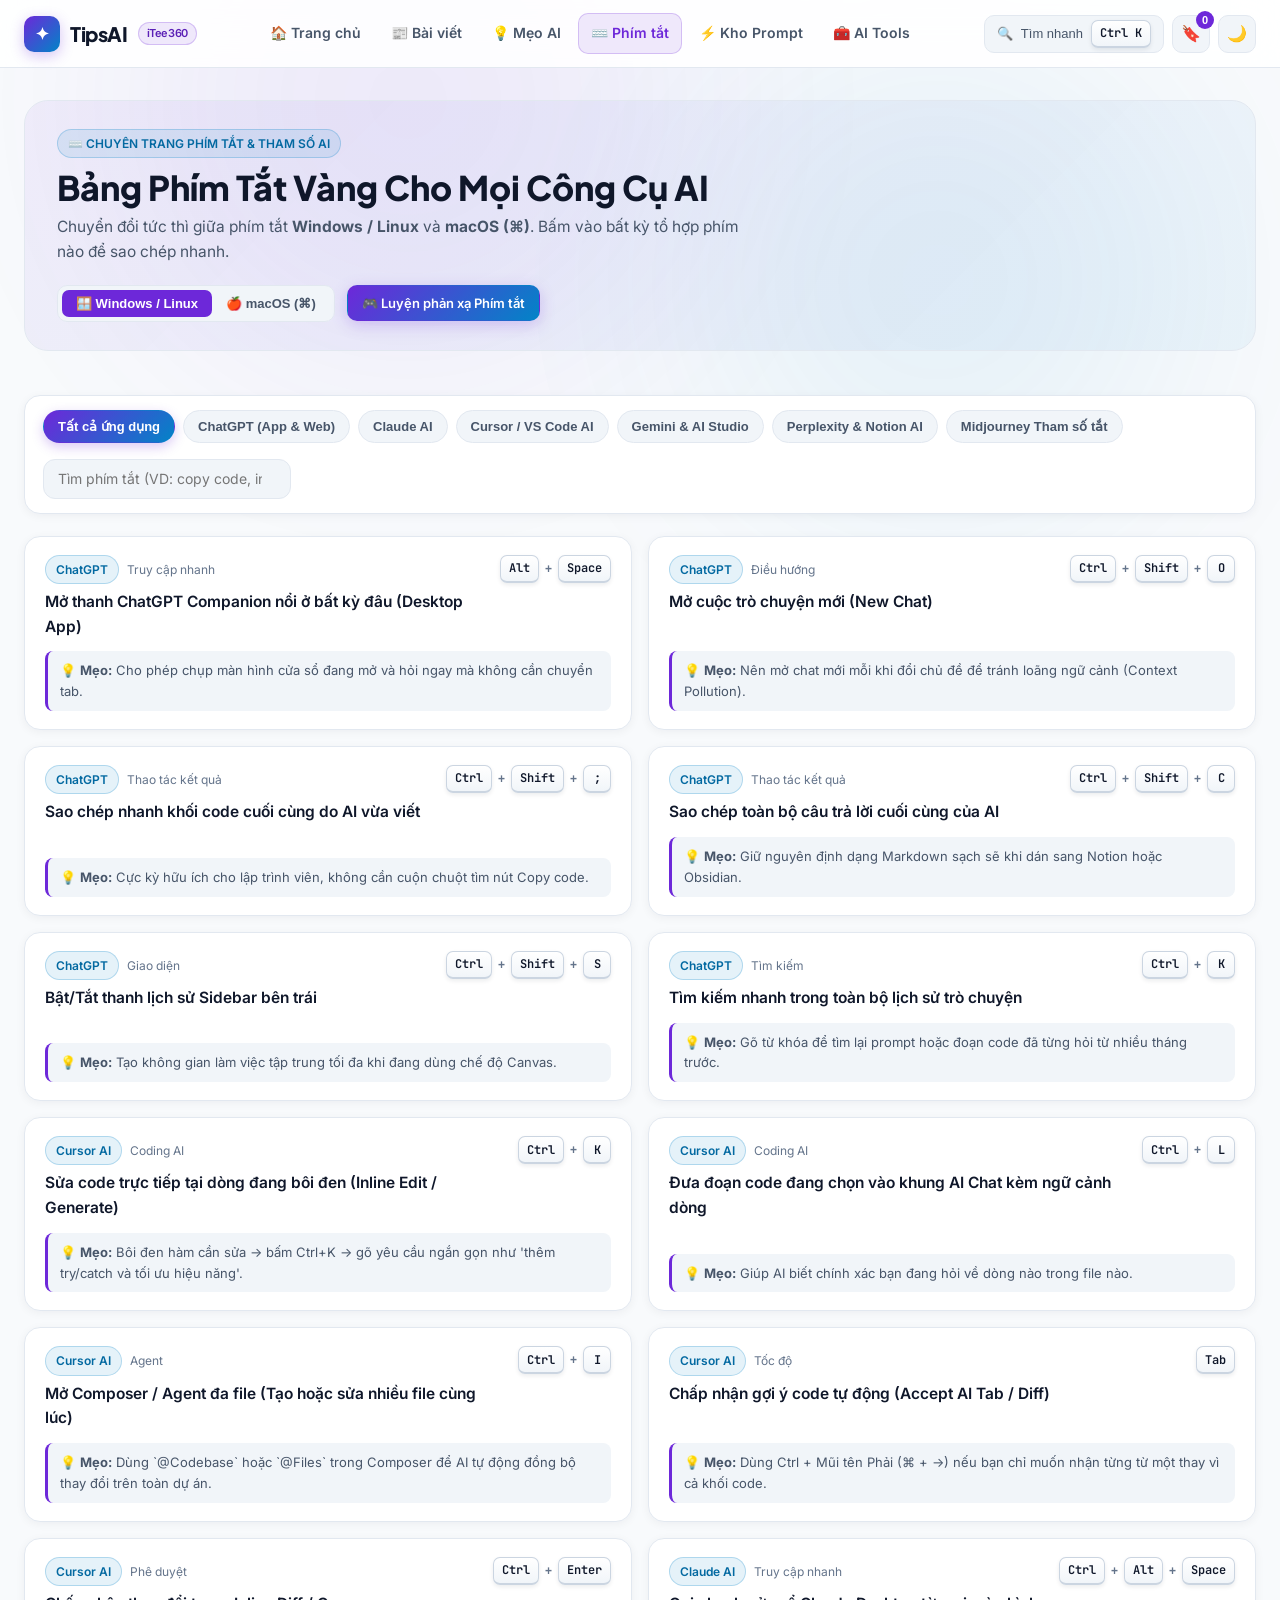
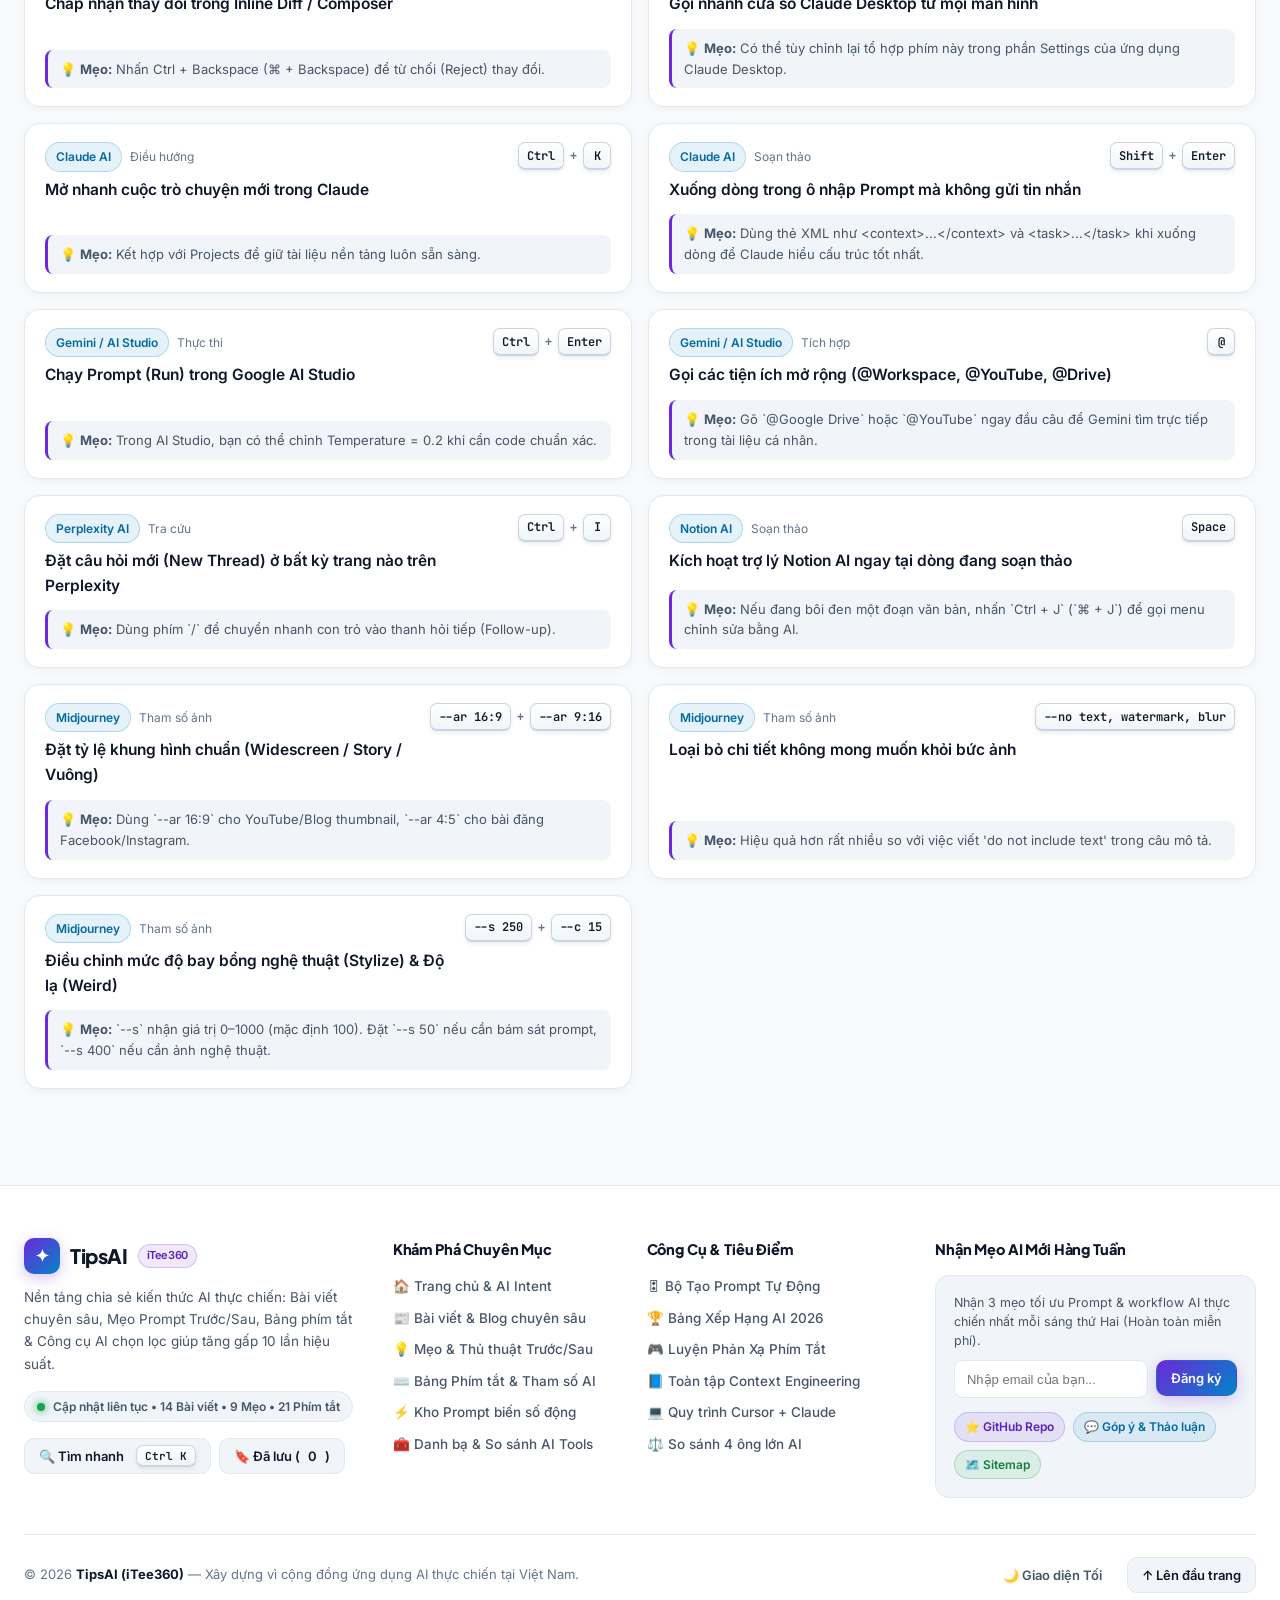
<file: shortcuts.html>
<!DOCTYPE html>
<html lang="vi">
<head>
  <meta charset="UTF-8" />
  <meta name="viewport" content="width=device-width, initial-scale=1.0" />
  <title>Bảng Phím Tắt & Tham Số Lệnh AI — TipsAI</title>
  <link rel="icon" type="image/svg+xml" href="favicon.svg" />
  <meta name="description" content="Bảng tra cứu nhanh phím tắt ChatGPT, Claude, Cursor, Gemini, Perplexity, Notion AI và các tham số lệnh tắt Midjourney trên Windows và macOS." />
  <link rel="canonical" href="https://iamtee999-sketch.github.io/tipsai/shortcuts.html" />
  <meta property="og:type" content="website" />
  <meta property="og:site_name" content="TipsAI (iTee360)" />
  <meta property="og:title" content="Bảng Phím Tắt & Tham Số Lệnh AI — TipsAI" />
  <meta property="og:description" content="Bảng tra cứu nhanh phím tắt ChatGPT, Claude, Cursor, Gemini, Perplexity và tham số Midjourney trên Windows & macOS." />
  <meta property="og:url" content="https://iamtee999-sketch.github.io/tipsai/shortcuts.html" />
  <meta property="og:image" content="https://iamtee999-sketch.github.io/tipsai/assets/covers/og-banner.svg" />
  <meta name="twitter:card" content="summary_large_image" />
  <link rel="preconnect" href="https://fonts.googleapis.com" />
  <link rel="preconnect" href="https://fonts.gstatic.com" crossorigin />
  <link href="https://fonts.googleapis.com/css2?family=Inter:wght@400;500;600;700&family=JetBrains+Mono:wght@400;500;600&family=Plus+Jakarta+Sans:wght@600;700;800&display=swap" rel="stylesheet" />
  <link rel="stylesheet" href="styles.css" />
</head>
<body data-page="shortcuts">
  <div class="ambient-aurora" aria-hidden="true">
    <div class="aurora-blob aurora-blob-1"></div>
    <div class="aurora-blob aurora-blob-2"></div>
  </div>

  <header class="navbar" id="siteNavbar"></header>

  <main>
    <section class="page-banner">
      <div class="container">
        <div class="page-banner-shell">
          <div>
            <span class="badge badge-cyan" style="margin-bottom: 10px;">⌨️ CHUYÊN TRANG PHÍM TẮT & THAM SỐ AI</span>
            <h1 style="font-family: var(--font-display); font-size: 34px; font-weight: 800; line-height: 1.2;">
              Bảng Phím Tắt Vàng Cho Mọi Công Cụ AI
            </h1>
            <p style="color: var(--text-secondary); font-size: 15.5px; margin-top: 6px; max-width: 700px;">
              Chuyển đổi tức thì giữa phím tắt <strong>Windows / Linux</strong> và <strong>macOS (⌘)</strong>. Bấm vào bất kỳ tổ hợp phím nào để sao chép nhanh.
            </p>
          </div>

          <div style="display: flex; align-items: center; gap: 12px; flex-wrap: wrap;">
            <div class="os-toggle-group" role="group" aria-label="Chuyển đổi hệ điều hành phím tắt">
              <button type="button" class="os-btn active" data-os="win">🪟 Windows / Linux</button>
              <button type="button" class="os-btn" data-os="mac">🍎 macOS (⌘)</button>
            </div>
            <button type="button" class="btn btn-primary btn-sm" id="startShortcutQuizBtn">
              🎮 Luyện phản xạ Phím tắt
            </button>
          </div>
        </div>
      </div>
    </section>

    <section class="section-block">
      <div class="container">
        <div class="filter-toolbar">
          <div class="pill-tabs" id="shortcutAppTabs" role="tablist">
            <!-- Rendered by app.js -->
          </div>
          <div class="filter-search-group">
            <input
              type="search"
              id="shortcutSearchInput"
              class="input-field"
              placeholder="Tìm phím tắt (VD: copy code, inline edit, --ar...)"
              aria-label="Tìm kiếm phím tắt"
            />
          </div>
        </div>

        <div class="shortcuts-grid" id="shortcutsGrid">
          <!-- Rendered by app.js -->
        </div>
      </div>
    </section>
  </main>

  <footer class="site-footer" id="siteFooter"></footer>

  <script src="data.js"></script>
  <script src="app.js"></script>
</body>
</html>
</file>
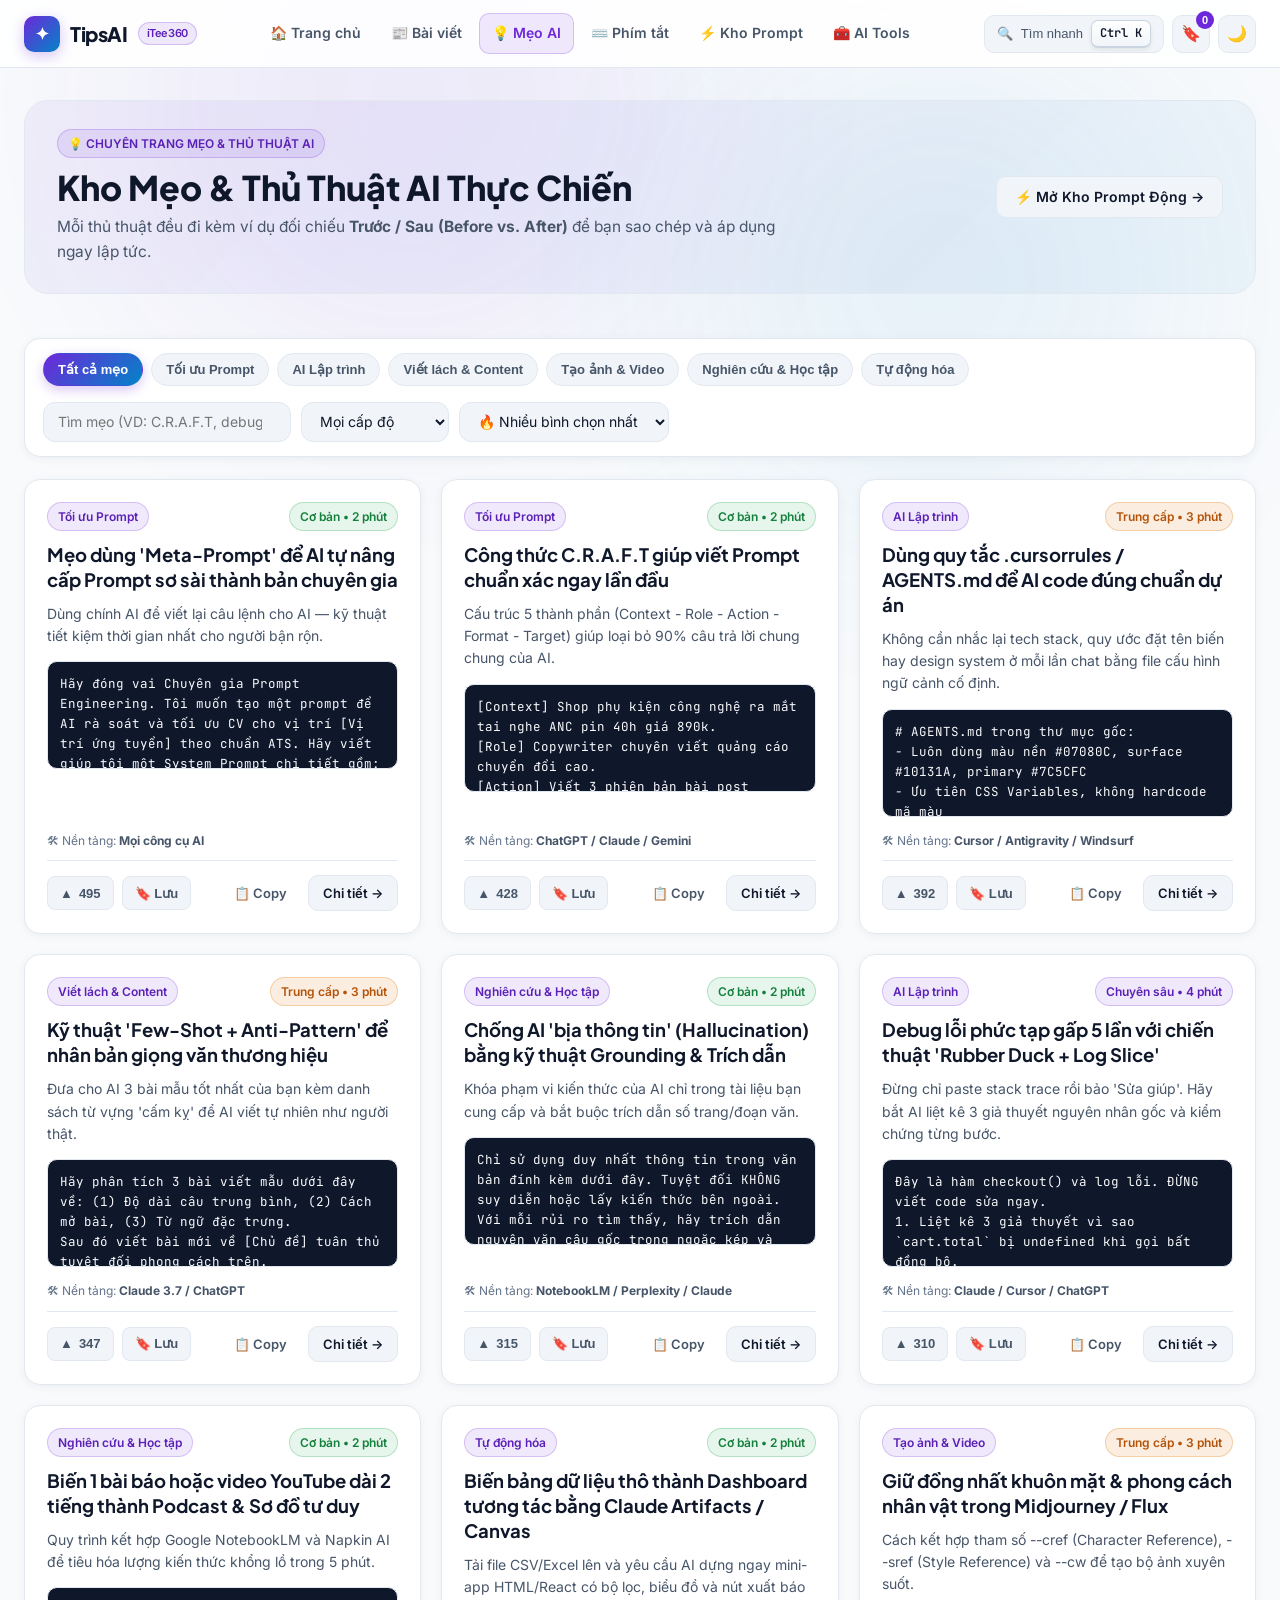
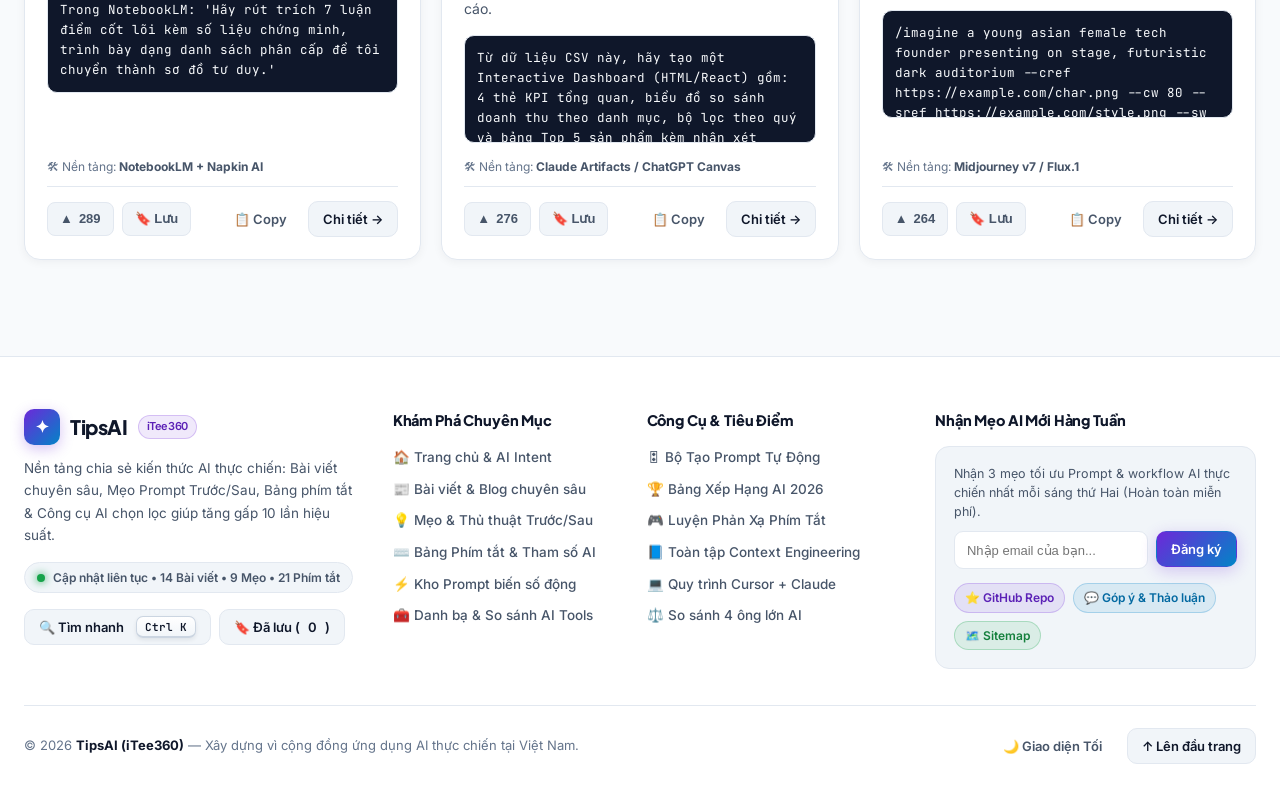
<file: tips.html>
<!DOCTYPE html>
<html lang="vi">
<head>
  <meta charset="UTF-8" />
  <meta name="viewport" content="width=device-width, initial-scale=1.0" />
  <title>Mẹo & Thủ Thuật AI Thực Chiến — TipsAI</title>
  <link rel="icon" type="image/svg+xml" href="favicon.svg" />
  <meta name="description" content="Kho mẹo và thủ thuật sử dụng AI (ChatGPT, Claude, Gemini, Cursor, Midjourney) kèm ví dụ so sánh Trước và Sau khi tối ưu." />
  <link rel="canonical" href="https://iamtee999-sketch.github.io/tipsai/tips.html" />
  <meta property="og:type" content="website" />
  <meta property="og:site_name" content="TipsAI (iTee360)" />
  <meta property="og:title" content="Mẹo & Thủ Thuật AI Thực Chiến — TipsAI" />
  <meta property="og:description" content="Kho mẹo và thủ thuật sử dụng AI kèm ví dụ so sánh Trước và Sau khi tối ưu." />
  <meta property="og:url" content="https://iamtee999-sketch.github.io/tipsai/tips.html" />
  <meta property="og:image" content="https://iamtee999-sketch.github.io/tipsai/assets/covers/og-banner.svg" />
  <meta name="twitter:card" content="summary_large_image" />
  <link rel="preconnect" href="https://fonts.googleapis.com" />
  <link rel="preconnect" href="https://fonts.gstatic.com" crossorigin />
  <link href="https://fonts.googleapis.com/css2?family=Inter:wght@400;500;600;700&family=JetBrains+Mono:wght@400;500;600&family=Plus+Jakarta+Sans:wght@600;700;800&display=swap" rel="stylesheet" />
  <link rel="stylesheet" href="styles.css" />
</head>
<body data-page="tips">
  <div class="ambient-aurora" aria-hidden="true">
    <div class="aurora-blob aurora-blob-1"></div>
    <div class="aurora-blob aurora-blob-2"></div>
  </div>

  <header class="navbar" id="siteNavbar"></header>

  <main>
    <section class="page-banner">
      <div class="container">
        <div class="page-banner-shell">
          <div>
            <span class="badge badge-purple" style="margin-bottom: 10px;">💡 CHUYÊN TRANG MẸO & THỦ THUẬT AI</span>
            <h1 style="font-family: var(--font-display); font-size: 34px; font-weight: 800; line-height: 1.2;">
              Kho Mẹo & Thủ Thuật AI Thực Chiến
            </h1>
            <p style="color: var(--text-secondary); font-size: 15.5px; margin-top: 6px; max-width: 720px;">
              Mỗi thủ thuật đều đi kèm ví dụ đối chiếu <strong>Trước / Sau (Before vs. After)</strong> để bạn sao chép và áp dụng ngay lập tức.
            </p>
          </div>
          <a href="prompts.html" class="btn btn-secondary">
            <span>⚡ Mở Kho Prompt Động →</span>
          </a>
        </div>
      </div>
    </section>

    <section class="section-block">
      <div class="container">
        <div class="filter-toolbar">
          <div class="pill-tabs" id="tipCategoryTabs" role="tablist">
            <!-- Rendered by app.js -->
          </div>

          <div class="filter-search-group">
            <input
              type="search"
              id="tipSearchInput"
              class="input-field"
              placeholder="Tìm mẹo (VD: C.R.A.F.T, debug, PDF...)"
              aria-label="Tìm kiếm mẹo AI"
            />
            <select id="tipDifficultySelect" class="select-field" aria-label="Lọc theo cấp độ">
              <option value="all">Mọi cấp độ</option>
              <option value="Cơ bản">🟢 Cơ bản</option>
              <option value="Trung cấp">🟡 Trung cấp</option>
              <option value="Chuyên sâu">🟣 Chuyên sâu</option>
            </select>
            <select id="tipSortSelect" class="select-field" aria-label="Sắp xếp mẹo">
              <option value="popular">🔥 Nhiều bình chọn nhất</option>
              <option value="quick">⚡ Đọc nhanh nhất</option>
            </select>
          </div>
        </div>

        <div class="cards-grid-3" id="tipsGrid">
          <!-- Rendered by app.js -->
        </div>
      </div>
    </section>
  </main>

  <footer class="site-footer" id="siteFooter"></footer>

  <script src="data.js"></script>
  <script src="app.js"></script>
</body>
</html>
</file>
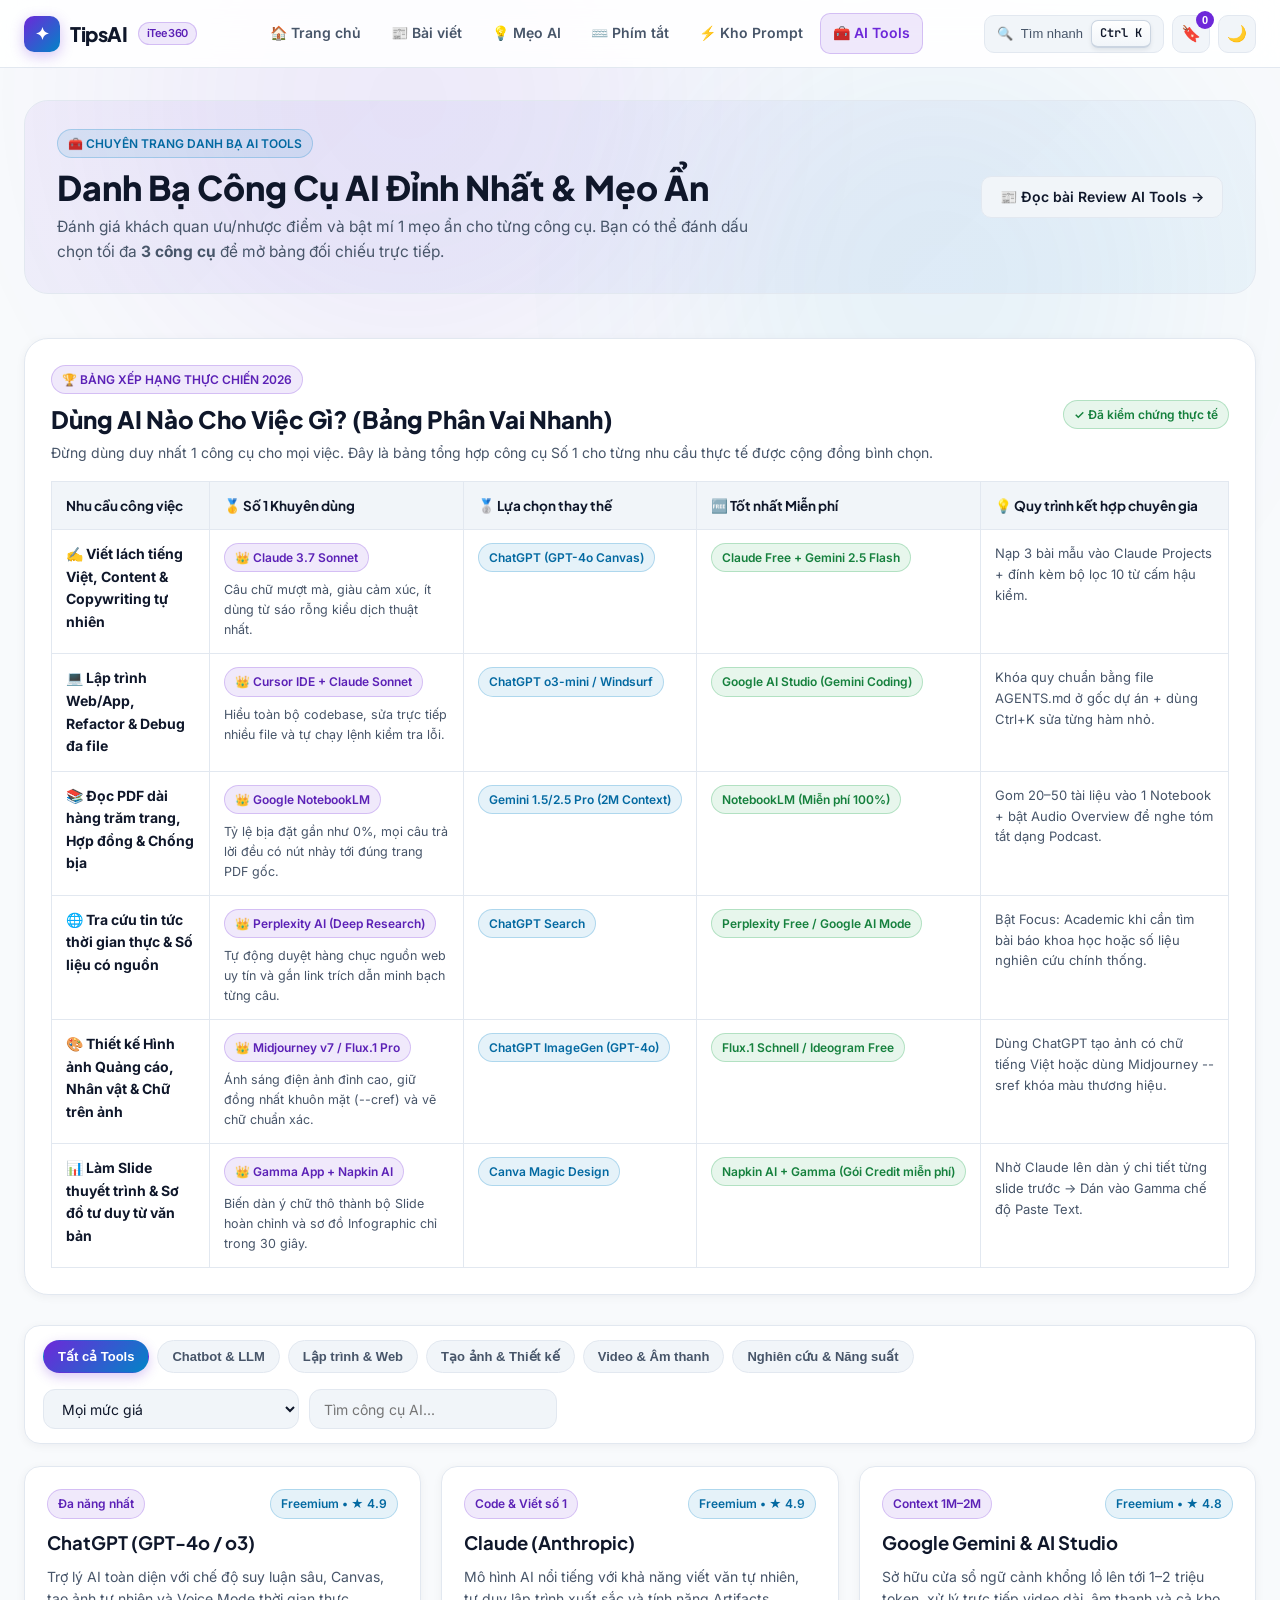
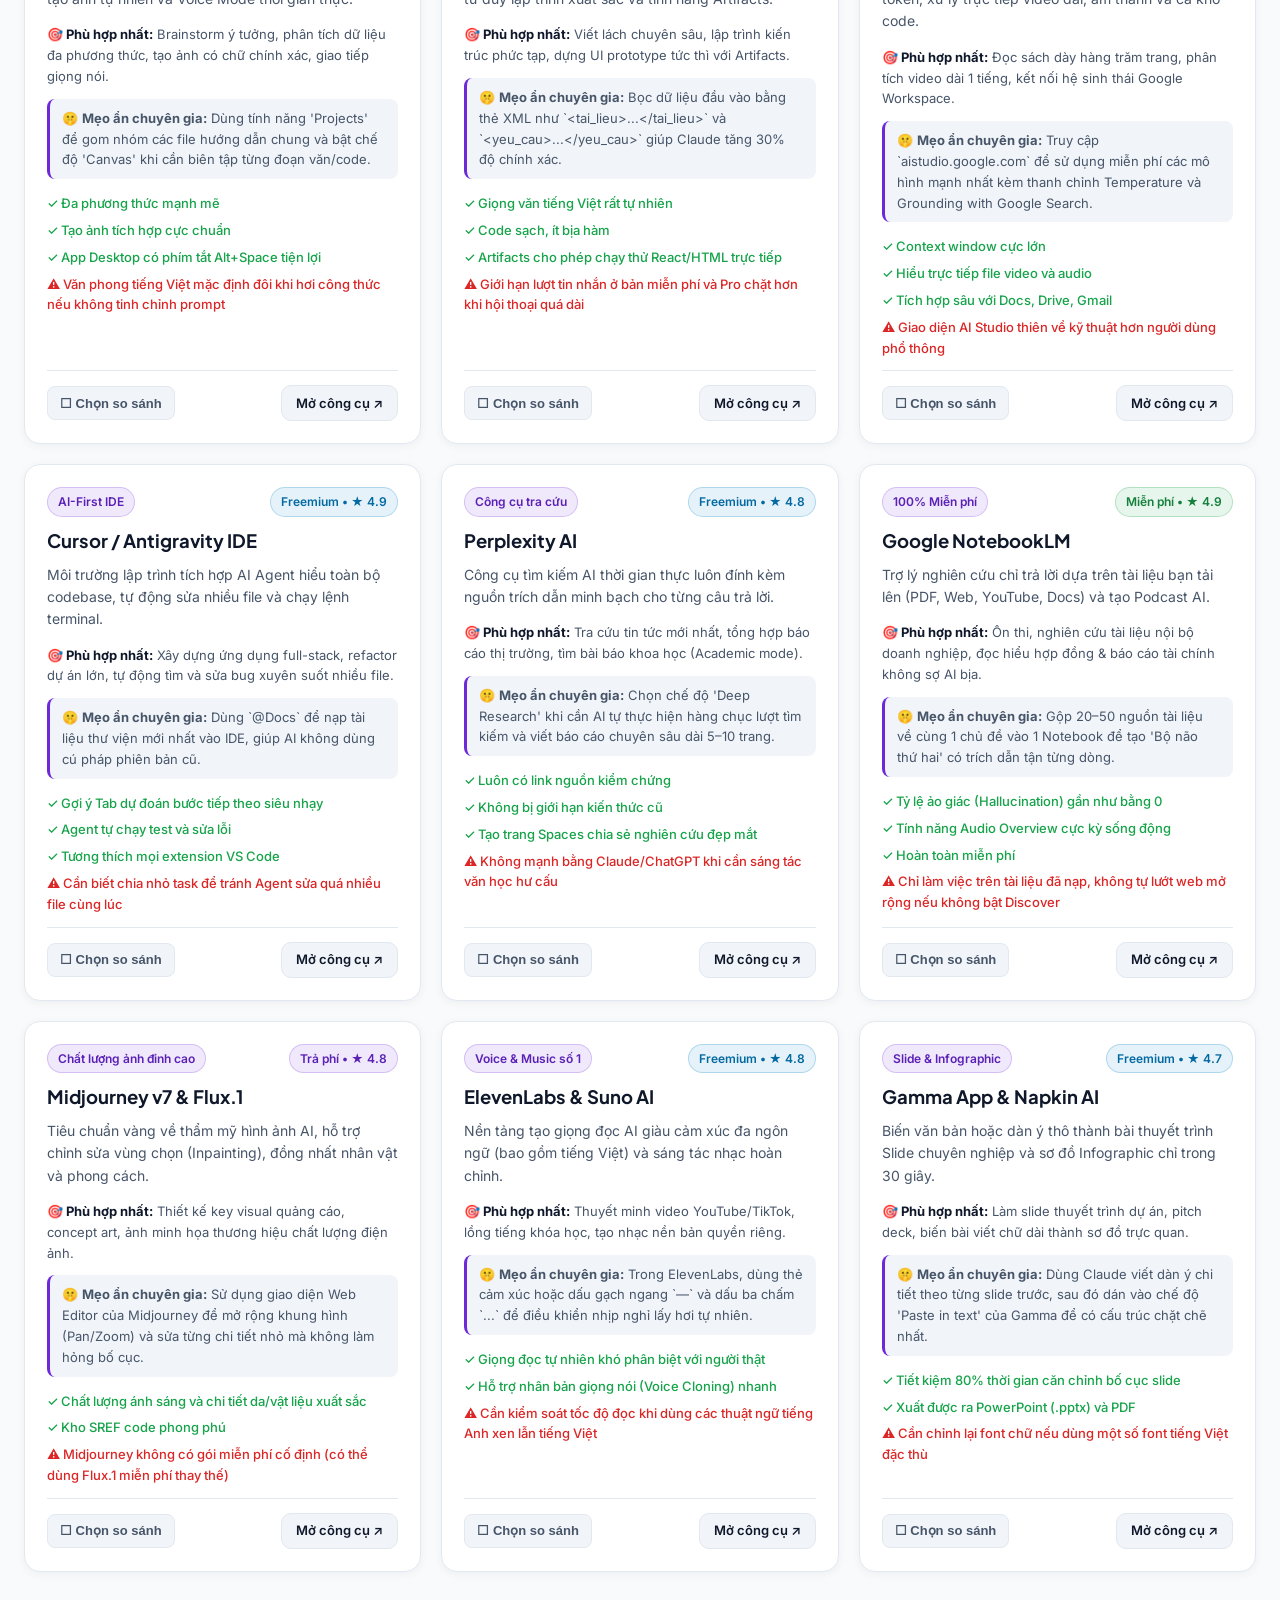
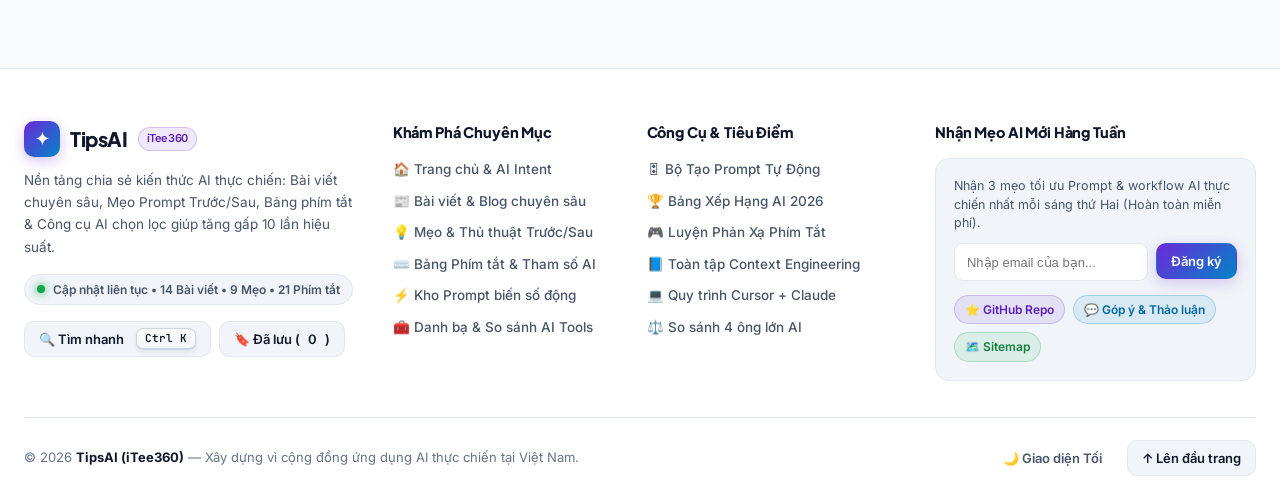
<file: tools.html>
<!DOCTYPE html>
<html lang="vi">
<head>
  <meta charset="UTF-8" />
  <meta name="viewport" content="width=device-width, initial-scale=1.0" />
  <title>Danh Bạ Công Cụ AI Chọn Lọc (AI Tools) — TipsAI</title>
  <link rel="icon" type="image/svg+xml" href="favicon.svg" />
  <meta name="description" content="Danh bạ các công cụ AI tốt nhất cho viết lách, lập trình, thiết kế ảnh, video và nghiên cứu kèm Bảng xếp hạng AI theo nhu cầu thực tế." />
  <link rel="canonical" href="https://iamtee999-sketch.github.io/tipsai/tools.html" />
  <meta property="og:type" content="website" />
  <meta property="og:site_name" content="TipsAI (iTee360)" />
  <meta property="og:title" content="Danh Bạ AI Tools & Bảng Xếp Hạng AI Thực Chiến — TipsAI" />
  <meta property="og:description" content="Dùng AI nào cho việc gì? Bảng xếp hạng công cụ AI số 1 cho từng tác vụ thực tế kèm mẹo ẩn chuyên gia." />
  <meta property="og:url" content="https://iamtee999-sketch.github.io/tipsai/tools.html" />
  <meta property="og:image" content="https://iamtee999-sketch.github.io/tipsai/assets/covers/og-banner.svg" />
  <meta name="twitter:card" content="summary_large_image" />
  <link rel="preconnect" href="https://fonts.googleapis.com" />
  <link rel="preconnect" href="https://fonts.gstatic.com" crossorigin />
  <link href="https://fonts.googleapis.com/css2?family=Inter:wght@400;500;600;700&family=JetBrains+Mono:wght@400;500;600&family=Plus+Jakarta+Sans:wght@600;700;800&display=swap" rel="stylesheet" />
  <link rel="stylesheet" href="styles.css" />
</head>
<body data-page="tools">
  <div class="ambient-aurora" aria-hidden="true">
    <div class="aurora-blob aurora-blob-1"></div>
    <div class="aurora-blob aurora-blob-2"></div>
  </div>

  <header class="navbar" id="siteNavbar"></header>

  <main>
    <section class="page-banner">
      <div class="container">
        <div class="page-banner-shell">
          <div>
            <span class="badge badge-cyan" style="margin-bottom: 10px;">🧰 CHUYÊN TRANG DANH BẠ AI TOOLS</span>
            <h1 style="font-family: var(--font-display); font-size: 34px; font-weight: 800; line-height: 1.2;">
              Danh Bạ Công Cụ AI Đỉnh Nhất & Mẹo Ẩn
            </h1>
            <p style="color: var(--text-secondary); font-size: 15.5px; margin-top: 6px; max-width: 720px;">
              Đánh giá khách quan ưu/nhược điểm và bật mí 1 mẹo ẩn cho từng công cụ. Bạn có thể đánh dấu chọn tối đa <strong>3 công cụ</strong> để mở bảng đối chiếu trực tiếp.
            </p>
          </div>
          <a href="blog.html" class="btn btn-secondary">
            <span>📰 Đọc bài Review AI Tools →</span>
          </a>
        </div>
      </div>
    </section>

    <section class="section-block">
      <div class="container">
        <!-- Bảng Xếp Hạng AI Theo Nhu Cầu Thực Tế (Dùng AI nào cho việc gì?) -->
        <div id="aiLeaderboardSection"></div>

        <div class="filter-toolbar">
          <div class="pill-tabs" id="toolCategoryTabs" role="tablist">
            <!-- Rendered by app.js -->
          </div>
          <div class="filter-search-group">
            <select id="toolPricingSelect" class="select-field" aria-label="Lọc theo chi phí">
              <option value="all">Mọi mức giá</option>
              <option value="Miễn phí">🟢 100% Miễn phí</option>
              <option value="Freemium">🔵 Có bản Miễn phí (Freemium)</option>
              <option value="Trả phí">🟣 Trả phí chuyên nghiệp</option>
            </select>
            <input
              type="search"
              id="toolSearchInput"
              class="input-field"
              placeholder="Tìm công cụ AI..."
              aria-label="Tìm công cụ AI"
            />
          </div>
        </div>

        <div class="cards-grid-3" id="toolsGrid">
          <!-- Rendered by app.js -->
        </div>
      </div>
    </section>
  </main>

  <!-- Thanh nổi So sánh AI Tools -->
  <div class="compare-floating-bar" id="compareFloatingBar" hidden>
    <div>
      <strong style="color: var(--text-primary);">⚖️ Đang chọn so sánh: </strong>
      <span id="compareCountText" style="color: var(--accent-cyan); font-weight: 600;">0/3 công cụ</span>
    </div>
    <div style="display: flex; gap: 10px;">
      <button type="button" class="btn btn-primary btn-sm" id="openCompareModalBtn">So sánh ngay</button>
      <button type="button" class="btn btn-ghost btn-sm" id="clearCompareBtn">Xóa chọn</button>
    </div>
  </div>

  <footer class="site-footer" id="siteFooter"></footer>

  <script src="data.js"></script>
  <script src="app.js"></script>
</body>
</html>
</file>
<file: styles.css>
/* ==========================================================================
   TipsAI — Hệ Thống Giao Diện Sáng (Mặc định) & Tối (Dark Mode) Chuẩn Production
   ========================================================================== */

:root {
  color-scheme: light;

  /* Light Mode (Mặc định: Nền trắng sạch, hiện đại, dễ đọc) */
  --bg-primary: #F8FAFC;
  --bg-secondary: #F1F5F9;

  /* Surfaces */
  --surface-1: #FFFFFF;
  --surface-2: #F1F5F9;
  --surface-3: #E2E8F0;
  --surface-card: #FFFFFF;
  --surface-glass: rgba(255, 255, 255, 0.85);

  /* Borders */
  --border-default: #E2E8F0;
  --border-light: #CBD5E1;
  --border-glass: rgba(15, 23, 42, 0.08);
  --border-ai: rgba(109, 40, 217, 0.35);

  /* Text (Độ tương phản cao trên nền trắng) */
  --text-primary: #0F172A;
  --text-secondary: #475569;
  --text-muted: #64748B;

  /* Brand & AI Accents */
  --brand-primary: #6D28D9;
  --brand-primary-hover: #5B21B6;
  --brand-primary-active: #4C1D95;
  --accent-cyan: #0284C7;
  --brand-gradient: linear-gradient(135deg, #6D28D9 0%, #0284C7 100%);

  /* Semantic & Badges (Tối ưu cho nền sáng) */
  --color-success: #16A34A;
  --color-warning: #D97706;
  --color-danger: #DC2626;
  --color-info: #2563EB;

  --badge-purple-bg: rgba(109, 40, 217, 0.10);
  --badge-purple-text: #5B21B6;
  --badge-purple-border: rgba(109, 40, 217, 0.22);

  --badge-cyan-bg: rgba(2, 132, 199, 0.10);
  --badge-cyan-text: #0369A1;
  --badge-cyan-border: rgba(2, 132, 199, 0.24);

  --badge-green-bg: rgba(22, 163, 74, 0.10);
  --badge-green-text: #15803D;
  --badge-green-border: rgba(22, 163, 74, 0.25);

  --badge-amber-bg: rgba(217, 119, 6, 0.12);
  --badge-amber-text: #B45309;
  --badge-amber-border: rgba(217, 119, 6, 0.28);

  /* Compare Before/After & Code Blocks (Light Mode) */
  --compare-before-bg: #FEF2F2;
  --compare-before-border: #FECACA;
  --compare-before-text: #991B1B;

  --compare-after-bg: #F0FDF4;
  --compare-after-border: #BBF7D0;
  --compare-after-text: #166534;

  --code-bg: #0F172A;
  --code-text: #F8FAFC;

  --keycap-bg: linear-gradient(180deg, #FFFFFF 0%, #F1F5F9 100%);
  --keycap-border: #CBD5E1;
  --keycap-text: #0F172A;
  --keycap-shadow: 0 2px 4px rgba(15, 23, 42, 0.08);

  --navbar-bg: rgba(255, 255, 255, 0.88);
  --navbar-bg-scrolled: rgba(255, 255, 255, 0.96);
  --navbar-border: #E2E8F0;

  --hero-shell-bg: radial-gradient(120% 120% at 50% 0%, rgba(109, 40, 217, 0.07) 0%, #FFFFFF 70%);
  --banner-shell-bg: linear-gradient(135deg, rgba(109, 40, 217, 0.06) 0%, rgba(2, 132, 199, 0.05) 100%);
  --composer-bg: #FFFFFF;

  /* Typography */
  --font-sans: 'Inter', -apple-system, BlinkMacSystemFont, "Segoe UI", Roboto, sans-serif;
  --font-display: 'Plus Jakarta Sans', 'Inter', sans-serif;
  --font-mono: 'JetBrains Mono', 'Fira Code', monospace;

  /* Border Radius */
  --radius-xs: 6px;
  --radius-sm: 8px;
  --radius-btn: 10px;
  --radius-input: 12px;
  --radius-lg: 14px;
  --radius-card: 16px;
  --radius-xl: 18px;
  --radius-hero: 24px;
  --radius-pill: 999px;

  /* Shadows */
  --shadow-sm: 0 2px 10px rgba(15, 23, 42, 0.05);
  --shadow-md: 0 10px 28px rgba(15, 23, 42, 0.09);
  --shadow-ai-glow: 0 8px 32px rgba(109, 40, 217, 0.10);

  /* Motion */
  --ease-out: cubic-bezier(0.2, 0.8, 0.2, 1);
  --duration-fast: 120ms;
  --duration-normal: 200ms;
  --duration-smooth: 300ms;
}

/* ==========================================================================
   CHẾ ĐỘ TỐI (DARK MODE - KÍCH HOẠT KHI BẤM ICON MẶT TRĂNG TRÊN MENU)
   ========================================================================== */
[data-theme="dark"] {
  color-scheme: dark;

  --bg-primary: #07080C;
  --bg-secondary: #0B0D12;

  --surface-1: #10131A;
  --surface-2: #151923;
  --surface-3: #1B202B;
  --surface-card: rgba(16, 19, 26, 0.85);
  --surface-glass: rgba(255, 255, 255, 0.04);

  --border-default: #252A36;
  --border-light: #303746;
  --border-glass: rgba(255, 255, 255, 0.08);
  --border-ai: rgba(124, 92, 252, 0.45);

  --text-primary: #F8FAFC;
  --text-secondary: #A7ADBB;
  --text-muted: #6F7787;

  --brand-primary: #7C5CFC;
  --brand-primary-hover: #9278FF;
  --brand-primary-active: #6544E8;
  --accent-cyan: #00D4FF;
  --brand-gradient: linear-gradient(135deg, #7C5CFC 0%, #00D4FF 100%);

  --color-success: #22C55E;
  --color-warning: #F59E0B;
  --color-danger: #EF4444;
  --color-info: #3B82F6;

  --badge-purple-bg: rgba(124, 92, 252, 0.15);
  --badge-purple-text: #C4B5FD;
  --badge-purple-border: rgba(124, 92, 252, 0.30);

  --badge-cyan-bg: rgba(0, 212, 255, 0.12);
  --badge-cyan-text: #00D4FF;
  --badge-cyan-border: rgba(0, 212, 255, 0.28);

  --badge-green-bg: rgba(34, 197, 94, 0.14);
  --badge-green-text: #86EFAC;
  --badge-green-border: rgba(34, 197, 94, 0.28);

  --badge-amber-bg: rgba(245, 158, 11, 0.14);
  --badge-amber-text: #FCD34D;
  --badge-amber-border: rgba(245, 158, 11, 0.28);

  --compare-before-bg: rgba(239, 68, 68, 0.08);
  --compare-before-border: rgba(239, 68, 68, 0.28);
  --compare-before-text: #FCA5A5;

  --compare-after-bg: rgba(34, 197, 94, 0.09);
  --compare-after-border: rgba(34, 197, 94, 0.30);
  --compare-after-text: #BBF7D0;

  --code-bg: #0B0D12;
  --code-text: #E2E8F0;

  --keycap-bg: linear-gradient(180deg, #1E2433 0%, #141822 100%);
  --keycap-border: #353E52;
  --keycap-text: #F8FAFC;
  --keycap-shadow: 0 2px 6px rgba(0, 0, 0, 0.35);

  --navbar-bg: rgba(7, 8, 12, 0.80);
  --navbar-bg-scrolled: rgba(7, 8, 12, 0.94);
  --navbar-border: rgba(255, 255, 255, 0.08);

  --hero-shell-bg: radial-gradient(120% 120% at 50% 0%, rgba(124, 92, 252, 0.14) 0%, rgba(16, 19, 26, 0.90) 65%);
  --banner-shell-bg: linear-gradient(135deg, rgba(124, 92, 252, 0.12) 0%, rgba(16, 19, 26, 0.88) 70%);
  --composer-bg: rgba(11, 13, 18, 0.95);

  --shadow-sm: 0 4px 16px rgba(0, 0, 0, 0.18);
  --shadow-md: 0 12px 32px rgba(0, 0, 0, 0.28);
  --shadow-ai-glow: 0 0 40px rgba(124, 92, 252, 0.15);
}

*, *::before, *::after {
  box-sizing: border-box;
  margin: 0;
  padding: 0;
}

html {
  scroll-behavior: smooth;
}

body {
  background-color: var(--bg-primary);
  color: var(--text-primary);
  font-family: var(--font-sans);
  font-size: 16px;
  line-height: 1.6;
  min-height: 100vh;
  overflow-x: hidden;
  -webkit-font-smoothing: antialiased;
  position: relative;
  display: flex;
  flex-direction: column;
  transition: background-color var(--duration-normal) var(--ease-out),
              color var(--duration-normal) var(--ease-out);
}

main {
  flex: 1;
}

/* Subtle Ambient Aurora Background */
.ambient-aurora {
  position: fixed;
  inset: 0;
  pointer-events: none;
  z-index: 0;
  overflow: hidden;
}

.aurora-blob {
  position: absolute;
  border-radius: 50%;
  filter: blur(120px);
  opacity: 0.07;
}

[data-theme="dark"] .aurora-blob {
  opacity: 0.15;
}

.aurora-blob-1 {
  width: 560px;
  height: 560px;
  background: var(--brand-primary);
  top: -180px;
  left: 10%;
}

.aurora-blob-2 {
  width: 480px;
  height: 480px;
  background: var(--accent-cyan);
  top: 40px;
  right: 8%;
}

.container {
  width: 100%;
  max-width: 1340px;
  margin: 0 auto;
  padding: 0 24px;
  position: relative;
  z-index: 1;
}

/* ==========================================================================
   NAVBAR — BẮT BUỘC 1 DÒNG DUY NHẤT (NO-WRAP), GỌN GÀNG & CÓ NÚT SÁNG/TỐI
   ========================================================================== */
.navbar {
  position: sticky;
  top: 0;
  z-index: 100;
  height: 68px;
  background: var(--navbar-bg);
  backdrop-filter: blur(20px);
  -webkit-backdrop-filter: blur(20px);
  border-bottom: 1px solid var(--navbar-border);
  transition: background var(--duration-normal) var(--ease-out),
              border-color var(--duration-normal) var(--ease-out);
}

.navbar.scrolled {
  background: var(--navbar-bg-scrolled);
  box-shadow: var(--shadow-sm);
}

.navbar-inner {
  display: flex;
  align-items: center;
  justify-content: space-between;
  height: 100%;
  gap: 12px;
  flex-wrap: nowrap;
}

.brand-logo {
  display: inline-flex;
  align-items: center;
  gap: 10px;
  text-decoration: none;
  color: var(--text-primary);
  font-family: var(--font-display);
  font-weight: 800;
  font-size: 20px;
  letter-spacing: -0.02em;
  white-space: nowrap;
  flex-shrink: 0;
}

.brand-mark {
  width: 36px;
  height: 36px;
  border-radius: 10px;
  background: var(--brand-gradient);
  display: inline-flex;
  align-items: center;
  justify-content: center;
  color: #FFFFFF;
  font-weight: 800;
  font-size: 17px;
  box-shadow: 0 4px 14px rgba(109, 40, 217, 0.28);
  flex-shrink: 0;
}

.brand-tag {
  font-family: var(--font-sans);
  font-size: 11px;
  font-weight: 600;
  padding: 2px 8px;
  border-radius: var(--radius-pill);
  background: var(--badge-purple-bg);
  color: var(--badge-purple-text);
  border: 1px solid var(--badge-purple-border);
  white-space: nowrap;
}

.nav-links {
  display: flex;
  align-items: center;
  gap: 4px;
  list-style: none;
  flex-wrap: nowrap;
  margin: 0;
  padding: 0;
}

.nav-link {
  display: inline-flex;
  align-items: center;
  gap: 6px;
  padding: 8px 12px;
  border-radius: var(--radius-btn);
  color: var(--text-secondary);
  text-decoration: none;
  font-size: 14px;
  font-weight: 600;
  border: 1px solid transparent;
  white-space: nowrap;
  flex-shrink: 0;
  transition: all var(--duration-normal) var(--ease-out);
}

.nav-link:hover {
  color: var(--text-primary);
  background: var(--surface-2);
}

.nav-link.active {
  background: var(--badge-purple-bg);
  color: var(--brand-primary);
  border-color: var(--badge-purple-border);
}

.nav-actions {
  display: flex;
  align-items: center;
  gap: 8px;
  flex-wrap: nowrap;
  flex-shrink: 0;
}

.cmd-trigger {
  display: inline-flex;
  align-items: center;
  gap: 8px;
  height: 38px;
  padding: 0 12px;
  border-radius: var(--radius-btn);
  background: var(--surface-2);
  border: 1px solid var(--border-default);
  color: var(--text-secondary);
  font-size: 13px;
  font-weight: 500;
  cursor: pointer;
  white-space: nowrap;
  flex-shrink: 0;
  transition: all var(--duration-normal) var(--ease-out);
}

.cmd-trigger:hover {
  border-color: var(--brand-primary);
  color: var(--text-primary);
}

/* ==========================================================================
   BUTTON SYSTEM
   ========================================================================== */
.btn {
  display: inline-flex;
  align-items: center;
  justify-content: center;
  gap: 8px;
  height: 42px;
  padding: 0 18px;
  border-radius: var(--radius-btn);
  font-family: var(--font-sans);
  font-size: 14px;
  font-weight: 600;
  cursor: pointer;
  border: 1px solid transparent;
  text-decoration: none;
  white-space: nowrap;
  flex-shrink: 0;
  transition: transform var(--duration-normal) var(--ease-out),
              box-shadow var(--duration-normal) var(--ease-out),
              background var(--duration-normal) var(--ease-out),
              border-color var(--duration-normal) var(--ease-out);
}

.btn:active {
  transform: translateY(0);
}

.btn-primary {
  background: var(--brand-gradient);
  color: #FFFFFF;
  box-shadow: 0 4px 16px rgba(109, 40, 217, 0.24);
}

.btn-primary:hover {
  transform: translateY(-2px);
  box-shadow: 0 8px 24px rgba(109, 40, 217, 0.36);
}

.btn-secondary {
  background: var(--surface-2);
  border-color: var(--border-default);
  color: var(--text-primary);
}

.btn-secondary:hover {
  background: var(--surface-3);
  border-color: var(--border-light);
  transform: translateY(-2px);
}

.btn-ghost {
  background: transparent;
  color: var(--text-secondary);
  height: 36px;
  padding: 0 12px;
}

.btn-ghost:hover {
  background: var(--surface-2);
  color: var(--text-primary);
}

.btn-sm {
  height: 36px;
  padding: 0 14px;
  font-size: 13px;
}

.icon-btn {
  width: 38px;
  height: 38px;
  border-radius: var(--radius-btn);
  background: var(--surface-2);
  border: 1px solid var(--border-default);
  color: var(--text-primary);
  display: inline-flex;
  align-items: center;
  justify-content: center;
  cursor: pointer;
  position: relative;
  flex-shrink: 0;
  font-size: 16px;
  transition: all var(--duration-normal) var(--ease-out);
}

.icon-btn:hover {
  border-color: var(--brand-primary);
  background: var(--surface-3);
}

.badge-count {
  position: absolute;
  top: -5px;
  right: -5px;
  min-width: 18px;
  height: 18px;
  padding: 0 5px;
  border-radius: var(--radius-pill);
  background: var(--brand-primary);
  color: #FFFFFF;
  font-size: 11px;
  font-weight: 700;
  display: inline-flex;
  align-items: center;
  justify-content: center;
}

/* ==========================================================================
   HERO SECTION & SUBPAGE BANNER
   ========================================================================== */
.hero-section {
  padding: 36px 0 24px;
}

.hero-shell {
  background: var(--hero-shell-bg);
  border: 1px solid var(--border-default);
  border-radius: var(--radius-hero);
  padding: 40px 36px;
  box-shadow: var(--shadow-md);
  position: relative;
  overflow: hidden;
}

.page-banner {
  padding: 32px 0 12px;
}

.page-banner-shell {
  background: var(--banner-shell-bg);
  border: 1px solid var(--border-default);
  border-radius: var(--radius-hero);
  padding: 28px 32px;
  display: flex;
  align-items: center;
  justify-content: space-between;
  flex-wrap: wrap;
  gap: 20px;
}

.hero-top-pill {
  display: inline-flex;
  align-items: center;
  gap: 8px;
  padding: 6px 14px;
  border-radius: var(--radius-pill);
  background: var(--badge-purple-bg);
  border: 1px solid var(--badge-purple-border);
  color: var(--badge-purple-text);
  font-size: 13px;
  font-weight: 600;
  margin-bottom: 16px;
}

.pulse-dot {
  width: 8px;
  height: 8px;
  border-radius: 50%;
  background: var(--accent-cyan);
  box-shadow: 0 0 10px var(--accent-cyan);
}

.hero-title {
  font-family: var(--font-display);
  font-size: clamp(28px, 4vw, 46px);
  font-weight: 800;
  line-height: 1.18;
  letter-spacing: -0.03em;
  max-width: 860px;
  margin-bottom: 14px;
  color: var(--text-primary);
}

.text-gradient {
  background: var(--brand-gradient);
  -webkit-background-clip: text;
  -webkit-text-fill-color: transparent;
  background-clip: text;
}

.hero-subtitle {
  color: var(--text-secondary);
  font-size: 16.5px;
  max-width: 720px;
  margin-bottom: 24px;
}

/* AI Native Prompt / Intent Composer */
.ai-composer {
  background: var(--composer-bg);
  border: 1px solid var(--border-light);
  border-radius: var(--radius-card);
  padding: 14px 18px;
  box-shadow: var(--shadow-sm);
  transition: border-color var(--duration-normal) var(--ease-out),
              box-shadow var(--duration-normal) var(--ease-out);
  max-width: 920px;
}

.ai-composer:focus-within {
  border-color: var(--brand-primary);
  box-shadow: 0 0 0 3px rgba(109, 40, 217, 0.15), var(--shadow-ai-glow);
}

.composer-input-row {
  display: flex;
  align-items: center;
  gap: 12px;
}

.composer-sparkle {
  color: var(--brand-primary);
  font-size: 20px;
  flex-shrink: 0;
}

.composer-input {
  width: 100%;
  background: transparent;
  border: none;
  color: var(--text-primary);
  font-family: var(--font-sans);
  font-size: 15.5px;
  outline: none;
}

.composer-input::placeholder {
  color: var(--text-muted);
}

.composer-suggestions {
  display: flex;
  align-items: center;
  flex-wrap: wrap;
  gap: 8px;
  margin-top: 12px;
  padding-top: 12px;
  border-top: 1px solid var(--border-default);
}

.suggestion-label {
  font-size: 12px;
  color: var(--text-muted);
  font-weight: 600;
  margin-right: 4px;
}

.intent-chip {
  padding: 5px 12px;
  border-radius: var(--radius-pill);
  background: var(--surface-2);
  border: 1px solid var(--border-default);
  color: var(--text-secondary);
  font-size: 12px;
  font-weight: 600;
  cursor: pointer;
  white-space: nowrap;
  transition: all var(--duration-normal) var(--ease-out);
}

.intent-chip:hover {
  border-color: var(--brand-primary);
  color: var(--brand-primary);
  background: var(--badge-purple-bg);
}

.ai-intent-response {
  margin-top: 18px;
  background: var(--surface-1);
  border: 1px solid var(--border-ai);
  border-radius: var(--radius-card);
  padding: 22px;
  box-shadow: var(--shadow-ai-glow);
  max-width: 920px;
  animation: revealUp var(--duration-smooth) var(--ease-out);
}

.ai-intent-response[hidden] {
  display: none;
}

.intent-response-header {
  display: flex;
  align-items: center;
  justify-content: space-between;
  gap: 12px;
  margin-bottom: 14px;
}

.intent-state-badge {
  display: inline-flex;
  align-items: center;
  gap: 8px;
  padding: 4px 12px;
  border-radius: var(--radius-pill);
  background: var(--badge-cyan-bg);
  color: var(--badge-cyan-text);
  font-size: 12px;
  font-weight: 600;
}

.intent-steps-list {
  display: grid;
  gap: 10px;
  margin: 14px 0;
  list-style: none;
}

.intent-steps-list li {
  display: flex;
  align-items: flex-start;
  gap: 10px;
  background: var(--surface-2);
  border: 1px solid var(--border-default);
  padding: 11px 14px;
  border-radius: 10px;
  font-size: 14px;
  color: var(--text-primary);
}

.step-check {
  color: var(--color-success);
  font-weight: 700;
}

/* ==========================================================================
   CATEGORY HUB NAVIGATION CARDS (HOMEPAGE QUICK PORTALS)
   ========================================================================== */
.hub-nav-grid {
  display: grid;
  grid-template-columns: repeat(5, 1fr);
  gap: 14px;
  margin-top: 24px;
}

.hub-portal-card {
  background: var(--surface-card);
  border: 1px solid var(--border-default);
  border-radius: var(--radius-card);
  padding: 16px 18px;
  text-decoration: none;
  color: var(--text-primary);
  display: flex;
  flex-direction: column;
  gap: 8px;
  box-shadow: var(--shadow-sm);
  transition: all var(--duration-normal) var(--ease-out);
}

.hub-portal-card:hover {
  transform: translateY(-3px);
  border-color: var(--brand-primary);
  box-shadow: var(--shadow-md);
}

.hub-portal-icon {
  width: 38px;
  height: 38px;
  border-radius: 10px;
  background: var(--surface-2);
  border: 1px solid var(--border-default);
  display: inline-flex;
  align-items: center;
  justify-content: center;
  font-size: 18px;
}

/* ==========================================================================
   BLOG & ARTICLES SYSTEM (FEATURED POST + POST CARDS + READER)
   ========================================================================== */
.blog-featured-grid {
  display: grid;
  grid-template-columns: 7fr 5fr;
  gap: 22px;
  margin-bottom: 24px;
}

.featured-post-card {
  background: var(--surface-card);
  border: 1px solid var(--border-default);
  border-radius: var(--radius-card);
  overflow: hidden;
  display: flex;
  flex-direction: column;
  justify-content: space-between;
  box-shadow: var(--shadow-sm);
  transition: all var(--duration-normal) var(--ease-out);
}

.featured-post-card:hover {
  border-color: var(--brand-primary);
  transform: translateY(-2px);
  box-shadow: var(--shadow-md);
}

.post-cover-banner {
  min-height: 200px;
  padding: 24px;
  display: flex;
  flex-direction: column;
  justify-content: space-between;
  position: relative;
  color: #FFFFFF;
}

.post-cover-banner-sm {
  min-height: 135px;
  padding: 16px 20px;
  display: flex;
  flex-direction: column;
  justify-content: space-between;
  color: #FFFFFF;
}

/* Badges inside dark gradient post covers always stay bright */
.post-cover-banner .badge,
.post-cover-banner-sm .badge {
  background: rgba(255, 255, 255, 0.16);
  color: #FFFFFF;
  border-color: rgba(255, 255, 255, 0.28);
  backdrop-filter: blur(8px);
}

.post-body {
  padding: 22px;
  display: flex;
  flex-direction: column;
  justify-content: space-between;
  flex: 1;
}

.post-side-stack {
  display: flex;
  flex-direction: column;
  gap: 14px;
}

.post-compact-item {
  background: var(--surface-card);
  border: 1px solid var(--border-default);
  border-radius: var(--radius-card);
  padding: 18px 20px;
  display: flex;
  flex-direction: column;
  gap: 8px;
  box-shadow: var(--shadow-sm);
  transition: all var(--duration-normal) var(--ease-out);
  cursor: pointer;
}

.post-compact-item:hover {
  border-color: var(--brand-primary);
  transform: translateY(-2px);
  box-shadow: var(--shadow-md);
}

/* Rich Article Content */
.article-reader-body {
  font-size: 16px;
  line-height: 1.75;
  color: var(--text-primary);
}

.article-reader-body h3 {
  font-family: var(--font-display);
  font-size: 21px;
  color: var(--text-primary);
  margin: 26px 0 10px;
}

.article-reader-body p {
  margin-bottom: 14px;
  color: var(--text-secondary);
}

.article-reader-body strong {
  color: var(--text-primary);
}

.article-reader-body ul {
  margin: 12px 0 18px 22px;
  display: grid;
  gap: 8px;
  color: var(--text-secondary);
}

.article-reader-body blockquote {
  background: var(--badge-purple-bg);
  border-left: 4px solid var(--brand-primary);
  padding: 14px 18px;
  border-radius: 0 12px 12px 0;
  margin: 18px 0;
  color: var(--text-primary);
}

.article-reader-body pre {
  background: var(--code-bg);
  border: 1px solid var(--border-default);
  border-radius: 12px;
  padding: 16px;
  overflow-x: auto;
  font-family: var(--font-mono);
  font-size: 13px;
  line-height: 1.6;
  margin: 16px 0;
  color: var(--code-text);
}

.article-reader-body code {
  font-family: var(--font-mono);
  background: var(--surface-2);
  color: var(--brand-primary);
  padding: 2px 6px;
  border-radius: 5px;
  font-size: 0.9em;
}

.article-reader-body pre code {
  background: transparent;
  color: inherit;
  padding: 0;
}

/* ==========================================================================
   BENTO GRID & STANDARD CARDS
   ========================================================================== */
.section-block {
  padding: 32px 0;
}

.section-header {
  display: flex;
  align-items: flex-end;
  justify-content: space-between;
  flex-wrap: wrap;
  gap: 16px;
  margin-bottom: 20px;
}

.section-title {
  font-family: var(--font-display);
  font-size: 25px;
  font-weight: 800;
  letter-spacing: -0.02em;
  color: var(--text-primary);
}

.section-desc {
  color: var(--text-secondary);
  font-size: 15px;
  margin-top: 4px;
}

.bento-grid {
  display: grid;
  grid-template-columns: repeat(12, 1fr);
  gap: 20px;
}

.bento-span-7 { grid-column: span 7; }
.bento-span-5 { grid-column: span 5; }
.bento-span-6 { grid-column: span 6; }
.bento-span-4 { grid-column: span 4; }
.bento-span-8 { grid-column: span 8; }

.card {
  background: var(--surface-card);
  border: 1px solid var(--border-default);
  border-radius: var(--radius-card);
  padding: 22px;
  box-shadow: var(--shadow-sm);
  transition: transform var(--duration-normal) var(--ease-out),
              border-color var(--duration-normal) var(--ease-out),
              box-shadow var(--duration-normal) var(--ease-out);
  display: flex;
  flex-direction: column;
  justify-content: space-between;
}

.card:hover {
  transform: translateY(-2px);
  border-color: var(--border-light);
  box-shadow: var(--shadow-md);
}

.card-ai {
  background: var(--hero-shell-bg);
  border-color: var(--border-ai);
}

.compare-grid {
  display: grid;
  grid-template-columns: 1fr 1fr;
  gap: 12px;
  margin: 14px 0;
}

.compare-box {
  padding: 14px;
  border-radius: 12px;
  font-size: 13px;
  font-family: var(--font-mono);
  line-height: 1.55;
  white-space: pre-wrap;
}

.compare-before {
  background: var(--compare-before-bg);
  border: 1px solid var(--compare-before-border);
  color: var(--compare-before-text);
}

.compare-after {
  background: var(--compare-after-bg);
  border: 1px solid var(--compare-after-border);
  color: var(--compare-after-text);
}

.compare-label {
  display: inline-block;
  font-family: var(--font-sans);
  font-size: 11px;
  font-weight: 700;
  text-transform: uppercase;
  letter-spacing: 0.05em;
  margin-bottom: 6px;
}

/* ==========================================================================
   FILTER BAR & SEARCH CONTROLS
   ========================================================================== */
.filter-toolbar {
  display: flex;
  align-items: center;
  justify-content: space-between;
  flex-wrap: wrap;
  gap: 16px;
  margin-bottom: 22px;
  background: var(--surface-1);
  border: 1px solid var(--border-default);
  border-radius: var(--radius-card);
  padding: 14px 18px;
  box-shadow: var(--shadow-sm);
}

.pill-tabs {
  display: flex;
  align-items: center;
  flex-wrap: wrap;
  gap: 8px;
}

.pill-tab {
  padding: 8px 14px;
  border-radius: var(--radius-pill);
  background: var(--surface-2);
  border: 1px solid var(--border-default);
  color: var(--text-secondary);
  font-size: 13px;
  font-weight: 600;
  cursor: pointer;
  white-space: nowrap;
  transition: all var(--duration-normal) var(--ease-out);
}

.pill-tab:hover {
  color: var(--text-primary);
  border-color: var(--border-light);
}

.pill-tab.active {
  background: var(--brand-gradient);
  color: #FFFFFF;
  border-color: transparent;
  box-shadow: 0 4px 12px rgba(109, 40, 217, 0.25);
}

.filter-search-group {
  display: flex;
  align-items: center;
  gap: 10px;
}

.input-field, .select-field {
  height: 40px;
  padding: 0 14px;
  border-radius: var(--radius-input);
  background: var(--surface-2);
  border: 1px solid var(--border-default);
  color: var(--text-primary);
  font-family: var(--font-sans);
  font-size: 14px;
  outline: none;
  transition: border-color var(--duration-normal) var(--ease-out);
}

.input-field:focus, .select-field:focus {
  border-color: var(--brand-primary);
  background: var(--surface-1);
}

/* ==========================================================================
   CARDS GRIDS & BADGES
   ========================================================================== */
.cards-grid-3 {
  display: grid;
  grid-template-columns: repeat(3, 1fr);
  gap: 20px;
}

.cards-grid-2 {
  display: grid;
  grid-template-columns: repeat(2, 1fr);
  gap: 20px;
}

.card-meta-top {
  display: flex;
  align-items: center;
  justify-content: space-between;
  gap: 8px;
  margin-bottom: 12px;
}

.badge {
  display: inline-flex;
  align-items: center;
  gap: 6px;
  padding: 4px 10px;
  border-radius: var(--radius-pill);
  font-size: 12px;
  font-weight: 600;
  white-space: nowrap;
}

.badge-purple {
  background: var(--badge-purple-bg);
  color: var(--badge-purple-text);
  border: 1px solid var(--badge-purple-border);
}

.badge-cyan {
  background: var(--badge-cyan-bg);
  color: var(--badge-cyan-text);
  border: 1px solid var(--badge-cyan-border);
}

.badge-green {
  background: var(--badge-green-bg);
  color: var(--badge-green-text);
  border: 1px solid var(--badge-green-border);
}

.badge-amber {
  background: var(--badge-amber-bg);
  color: var(--badge-amber-text);
  border: 1px solid var(--badge-amber-border);
}

.card-title {
  font-family: var(--font-display);
  font-size: 18.5px;
  font-weight: 700;
  line-height: 1.35;
  margin-bottom: 10px;
  color: var(--text-primary);
}

.card-summary {
  color: var(--text-secondary);
  font-size: 14px;
  margin-bottom: 14px;
}

.code-snippet-preview {
  background: var(--code-bg);
  border: 1px solid var(--border-default);
  border-radius: 10px;
  padding: 12px;
  font-family: var(--font-mono);
  font-size: 12.5px;
  color: var(--code-text);
  margin-bottom: 14px;
  max-height: 108px;
  overflow: hidden;
  position: relative;
  white-space: pre-wrap;
}

.card-footer {
  display: flex;
  align-items: center;
  justify-content: space-between;
  gap: 8px;
  padding-top: 14px;
  border-top: 1px solid var(--border-default);
}

.card-actions-left {
  display: flex;
  align-items: center;
  gap: 8px;
}

.upvote-btn, .bookmark-btn {
  display: inline-flex;
  align-items: center;
  gap: 6px;
  height: 34px;
  padding: 0 12px;
  border-radius: var(--radius-sm);
  background: var(--surface-2);
  border: 1px solid var(--border-default);
  color: var(--text-secondary);
  font-size: 13px;
  font-weight: 600;
  cursor: pointer;
  white-space: nowrap;
  transition: all var(--duration-normal) var(--ease-out);
}

.upvote-btn:hover, .bookmark-btn:hover {
  color: var(--text-primary);
  border-color: var(--brand-primary);
}

.upvote-btn.active {
  background: var(--badge-purple-bg);
  color: var(--badge-purple-text);
  border-color: var(--brand-primary);
}

.bookmark-btn.active {
  background: var(--badge-cyan-bg);
  color: var(--badge-cyan-text);
  border-color: var(--accent-cyan);
}

/* ==========================================================================
   KEYBOARD SHORTCUTS & KEYCAPS
   ========================================================================== */
.os-toggle-group {
  display: inline-flex;
  background: var(--surface-2);
  border: 1px solid var(--border-default);
  border-radius: var(--radius-btn);
  padding: 4px;
}

.os-btn {
  padding: 6px 14px;
  border-radius: 7px;
  border: none;
  background: transparent;
  color: var(--text-secondary);
  font-size: 13px;
  font-weight: 600;
  cursor: pointer;
  white-space: nowrap;
  transition: all var(--duration-fast) var(--ease-out);
}

.os-btn.active {
  background: var(--brand-primary);
  color: #FFFFFF;
}

.shortcuts-grid {
  display: grid;
  grid-template-columns: repeat(2, 1fr);
  gap: 16px;
}

.shortcut-card {
  background: var(--surface-card);
  border: 1px solid var(--border-default);
  border-radius: var(--radius-card);
  padding: 18px 20px;
  display: flex;
  flex-direction: column;
  justify-content: space-between;
  gap: 12px;
  box-shadow: var(--shadow-sm);
  transition: all var(--duration-normal) var(--ease-out);
}

.shortcut-card:hover {
  border-color: var(--brand-primary);
  transform: translateY(-2px);
  box-shadow: var(--shadow-md);
}

.shortcut-top {
  display: flex;
  align-items: flex-start;
  justify-content: space-between;
  gap: 16px;
}

.keycap-combo {
  display: inline-flex;
  align-items: center;
  gap: 6px;
  flex-shrink: 0;
  flex-wrap: nowrap;
}

kbd.keycap {
  display: inline-flex;
  align-items: center;
  justify-content: center;
  min-width: 28px;
  height: 28px;
  padding: 0 8px;
  border-radius: 7px;
  background: var(--keycap-bg);
  border: 1px solid var(--keycap-border);
  border-bottom-width: 2.5px;
  color: var(--keycap-text);
  font-family: var(--font-mono);
  font-size: 12px;
  font-weight: 600;
  white-space: nowrap;
  flex-shrink: 0;
  box-shadow: var(--keycap-shadow);
}

.key-plus {
  color: var(--text-muted);
  font-size: 12px;
  font-weight: 600;
}

.shortcut-tip-line {
  font-size: 13px;
  color: var(--text-secondary);
  background: var(--surface-2);
  padding: 9px 12px;
  border-radius: 8px;
  border-left: 3px solid var(--brand-primary);
}

/* ==========================================================================
   INTERACTIVE PROMPT BUILDER CARDS
   ========================================================================== */
.prompt-variables-box {
  background: var(--surface-2);
  border: 1px solid var(--border-default);
  border-radius: 12px;
  padding: 14px;
  margin-bottom: 14px;
  display: grid;
  gap: 10px;
}

.var-field-group {
  display: flex;
  flex-direction: column;
  gap: 4px;
}

.var-label {
  font-size: 12px;
  font-weight: 700;
  color: var(--brand-primary);
}

.var-input {
  height: 36px;
  padding: 0 12px;
  border-radius: 8px;
  background: var(--surface-1);
  border: 1px solid var(--border-default);
  color: var(--text-primary);
  font-size: 13px;
}

.var-input:focus {
  border-color: var(--brand-primary);
  outline: none;
}

.live-prompt-output {
  background: var(--code-bg);
  border: 1px solid var(--border-default);
  border-radius: 12px;
  padding: 14px;
  font-family: var(--font-mono);
  font-size: 13px;
  line-height: 1.6;
  color: var(--code-text);
  white-space: pre-wrap;
  margin-bottom: 16px;
}

/* ==========================================================================
   AI TOOLS & COMPARE DRAWER
   ========================================================================== */
.tool-pros-cons {
  display: grid;
  gap: 6px;
  margin: 12px 0;
  font-size: 13px;
}

.pro-item { color: var(--color-success); font-weight: 500; }
.con-item { color: var(--color-danger); font-weight: 500; }

.compare-floating-bar {
  position: fixed;
  bottom: 24px;
  left: 50%;
  transform: translateX(-50%);
  z-index: 95;
  background: var(--surface-1);
  backdrop-filter: blur(20px);
  border: 2px solid var(--brand-primary);
  border-radius: var(--radius-card);
  padding: 14px 22px;
  display: flex;
  align-items: center;
  gap: 18px;
  box-shadow: var(--shadow-md);
}

.compare-floating-bar[hidden] {
  display: none;
}

/* ==========================================================================
   MODALS & COMMAND PALETTE
   ========================================================================== */
.modal-backdrop {
  position: fixed;
  inset: 0;
  z-index: 200;
  background: rgba(15, 23, 42, 0.55);
  backdrop-filter: blur(8px);
  display: flex;
  align-items: center;
  justify-content: center;
  padding: 20px;
  animation: fadeIn var(--duration-fast) var(--ease-out);
}

.modal-backdrop[hidden] {
  display: none;
}

.modal-dialog {
  width: 100%;
  max-width: 820px;
  max-height: 88vh;
  overflow-y: auto;
  background: var(--surface-1);
  border: 1px solid var(--border-default);
  border-radius: var(--radius-hero);
  padding: 28px;
  box-shadow: var(--shadow-md);
  animation: revealUp var(--duration-normal) var(--ease-out);
}

.modal-header {
  display: flex;
  align-items: flex-start;
  justify-content: space-between;
  gap: 16px;
  margin-bottom: 20px;
  padding-bottom: 16px;
  border-bottom: 1px solid var(--border-default);
}

.cmd-results-list {
  display: grid;
  gap: 8px;
  margin-top: 16px;
  max-height: 380px;
  overflow-y: auto;
}

.cmd-result-item {
  display: flex;
  align-items: center;
  justify-content: space-between;
  gap: 12px;
  padding: 12px 14px;
  border-radius: 10px;
  background: var(--surface-2);
  border: 1px solid var(--border-default);
  cursor: pointer;
  transition: all var(--duration-fast) var(--ease-out);
  text-decoration: none;
  color: var(--text-primary);
}

.cmd-result-item:hover {
  border-color: var(--brand-primary);
  background: var(--badge-purple-bg);
}

.toast-container {
  position: fixed;
  bottom: 84px;
  right: 24px;
  z-index: 300;
  display: flex;
  flex-direction: column;
  gap: 10px;
}

.floating-top-btn {
  position: fixed;
  bottom: 24px;
  right: 24px;
  z-index: 280;
  width: 46px;
  height: 46px;
  border-radius: 50%;
  background: var(--brand-gradient);
  color: #FFFFFF;
  border: 1px solid rgba(255, 255, 255, 0.25);
  box-shadow: 0 6px 20px rgba(109, 40, 217, 0.35);
  display: inline-flex;
  align-items: center;
  justify-content: center;
  font-size: 20px;
  font-weight: 800;
  cursor: pointer;
  opacity: 0;
  visibility: hidden;
  pointer-events: none;
  transform: translateY(12px) scale(0.92);
  transition: opacity var(--duration-normal) var(--ease-out),
              transform var(--duration-normal) var(--ease-out),
              visibility var(--duration-normal) var(--ease-out),
              box-shadow var(--duration-normal) var(--ease-out);
}

.floating-top-btn.visible {
  opacity: 1;
  visibility: visible;
  pointer-events: auto;
  transform: translateY(0) scale(1);
}

.floating-top-btn:hover {
  transform: translateY(-3px) scale(1.05);
  box-shadow: 0 10px 26px rgba(109, 40, 217, 0.48);
}

.toast {
  background: var(--surface-1);
  border: 1px solid var(--brand-primary);
  color: var(--text-primary);
  padding: 12px 18px;
  border-radius: 12px;
  font-size: 14px;
  font-weight: 600;
  box-shadow: var(--shadow-md);
  display: flex;
  align-items: center;
  gap: 10px;
  animation: revealUp var(--duration-normal) var(--ease-out);
}

.comparison-table {
  width: 100%;
  border-collapse: collapse;
  font-size: 14px;
}

.comparison-table th,
.comparison-table td {
  border: 1px solid var(--border-default);
  padding: 12px 14px;
  text-align: left;
  vertical-align: top;
}

.comparison-table th {
  background: var(--surface-2);
  font-family: var(--font-display);
  color: var(--text-primary);
}

.site-footer {
  margin-top: 64px;
  padding: 52px 0 28px;
  border-top: 1px solid var(--border-default);
  background: var(--surface-1);
  color: var(--text-secondary);
  font-size: 14px;
  position: relative;
  z-index: 1;
}

.footer-grid {
  display: grid;
  grid-template-columns: 1.45fr 0.95fr 1.1fr 1.3fr;
  gap: 36px;
  padding-bottom: 36px;
  border-bottom: 1px solid var(--border-default);
}

.footer-brand-desc {
  color: var(--text-secondary);
  font-size: 13.5px;
  line-height: 1.65;
  margin: 12px 0 16px;
  max-width: 360px;
}

.footer-status-pill {
  display: inline-flex;
  align-items: center;
  gap: 8px;
  padding: 5px 12px;
  border-radius: var(--radius-pill);
  background: var(--surface-2);
  border: 1px solid var(--border-default);
  font-size: 12px;
  font-weight: 600;
  color: var(--text-secondary);
  margin-bottom: 16px;
}

.footer-status-dot {
  width: 8px;
  height: 8px;
  border-radius: 50%;
  background: var(--color-success);
  box-shadow: 0 0 8px var(--color-success);
}

.footer-quick-actions {
  display: flex;
  align-items: center;
  flex-wrap: wrap;
  gap: 8px;
}

.footer-col-title {
  font-family: var(--font-display);
  font-size: 14.5px;
  font-weight: 800;
  color: var(--text-primary);
  margin-bottom: 14px;
  letter-spacing: -0.01em;
}

.footer-links-list {
  list-style: none;
  display: grid;
  gap: 9px;
}

.footer-link-item {
  display: inline-flex;
  align-items: center;
  gap: 8px;
  color: var(--text-secondary);
  text-decoration: none;
  font-size: 13.5px;
  font-weight: 500;
  transition: color var(--duration-fast) var(--ease-out),
              transform var(--duration-fast) var(--ease-out);
}

.footer-link-item:hover {
  color: var(--brand-primary);
  transform: translateX(3px);
}

.footer-newsletter-box {
  background: var(--surface-2);
  border: 1px solid var(--border-default);
  border-radius: 14px;
  padding: 18px;
}

.footer-newsletter-form {
  display: flex;
  gap: 8px;
  margin-top: 10px;
}

.footer-newsletter-input {
  flex: 1;
  min-width: 0;
  height: 38px;
  padding: 0 12px;
  border-radius: 9px;
  background: var(--surface-1);
  border: 1px solid var(--border-default);
  color: var(--text-primary);
  font-size: 13px;
  outline: none;
}

.footer-newsletter-input:focus {
  border-color: var(--brand-primary);
}

.footer-community-badges {
  display: flex;
  flex-wrap: wrap;
  gap: 8px;
  margin-top: 14px;
}

.footer-bottom {
  display: flex;
  align-items: center;
  justify-content: space-between;
  flex-wrap: wrap;
  gap: 16px;
  padding-top: 22px;
  font-size: 13px;
  color: var(--text-muted);
}

.footer-bottom-actions {
  display: flex;
  align-items: center;
  gap: 10px;
  flex-wrap: wrap;
}

@keyframes revealUp {
  from { opacity: 0; transform: translateY(8px); }
  to { opacity: 1; transform: translateY(0); }
}

@keyframes fadeIn {
  from { opacity: 0; }
  to { opacity: 1; }
}

/* ==========================================================================
   SINGLE ARTICLE READER PAGE (post.html) & MOBILE MENU DRAWER
   ========================================================================== */
.reading-progress-bar {
  position: fixed;
  top: 0;
  left: 0;
  height: 3px;
  width: 0%;
  background: var(--brand-gradient);
  z-index: 250;
  transition: width 80ms linear;
}

.breadcrumb-bar {
  display: flex;
  align-items: center;
  flex-wrap: wrap;
  gap: 8px;
  font-size: 13px;
  color: var(--text-muted);
  margin-bottom: 18px;
}

.breadcrumb-bar a {
  color: var(--text-secondary);
  text-decoration: none;
  font-weight: 500;
  transition: color var(--duration-fast) var(--ease-out);
}

.breadcrumb-bar a:hover {
  color: var(--brand-primary);
}

.single-post-layout {
  display: grid;
  grid-template-columns: 8fr 4fr;
  gap: 28px;
  align-items: start;
}

.toc-sidebar {
  position: sticky;
  top: 88px;
  display: grid;
  gap: 20px;
}

.toc-list {
  list-style: none;
  display: grid;
  gap: 8px;
  margin-top: 12px;
}

.toc-link {
  display: block;
  padding: 7px 12px;
  border-radius: 8px;
  color: var(--text-secondary);
  text-decoration: none;
  font-size: 13.5px;
  font-weight: 500;
  border-left: 2px solid var(--border-default);
  transition: all var(--duration-fast) var(--ease-out);
}

.toc-link:hover {
  color: var(--brand-primary);
  border-left-color: var(--brand-primary);
  background: var(--surface-2);
}

.mobile-menu-btn {
  display: none;
}

.mobile-nav-drawer {
  display: none;
  position: absolute;
  top: 68px;
  left: 0;
  right: 0;
  z-index: 180;
  background: var(--surface-1);
  border-bottom: 1px solid var(--border-default);
  padding: 16px 24px 20px;
  box-shadow: var(--shadow-md);
  animation: revealUp var(--duration-normal) var(--ease-out);
}

.mobile-nav-drawer.open {
  display: grid;
  gap: 14px;
}

.mobile-nav-grid {
  display: grid;
  grid-template-columns: repeat(2, 1fr);
  gap: 8px;
}

.mobile-nav-drawer .nav-link {
  padding: 11px 14px;
  font-size: 14.5px;
  background: var(--surface-2);
  border: 1px solid var(--border-default);
}

.mobile-drawer-footer {
  display: flex;
  align-items: center;
  gap: 10px;
  padding-top: 12px;
  border-top: 1px solid var(--border-default);
}

.single-post-hero {
  padding: 36px;
}

.single-post-article-card {
  padding: 32px;
}

.quiz-options-grid {
  display: grid;
  grid-template-columns: 1fr 1fr;
  gap: 12px;
}

.mobile-swipe-hint {
  display: none;
  font-size: 12px;
  font-weight: 600;
  color: var(--brand-primary);
  background: var(--badge-purple-bg);
  border: 1px solid var(--badge-purple-border);
  border-radius: 8px;
  padding: 6px 12px;
  margin-top: 12px;
  width: fit-content;
}

/* ==========================================================================
   POST THUMBNAIL IMAGES & VISUAL COVERS
   ========================================================================== */
.post-thumb-wrap {
  position: relative;
  width: 100%;
  aspect-ratio: 16 / 9;
  overflow: hidden;
  background: var(--surface-3);
  border-bottom: 1px solid var(--border-default);
}

.post-thumb-img {
  width: 100%;
  height: 100%;
  object-fit: cover;
  display: block;
  transition: transform var(--duration-smooth) var(--ease-out);
}

.featured-post-card:hover .post-thumb-img {
  transform: scale(1.03);
}

.post-thumb-badges {
  position: absolute;
  top: 14px;
  left: 14px;
  right: 14px;
  display: flex;
  justify-content: space-between;
  align-items: center;
  gap: 8px;
  pointer-events: none;
}

.post-thumb-badges .badge {
  background: rgba(15, 23, 42, 0.78);
  color: #FFFFFF;
  border: 1px solid rgba(255, 255, 255, 0.22);
  backdrop-filter: blur(8px);
}

.post-compact-row {
  display: grid;
  grid-template-columns: 136px 1fr;
  gap: 14px;
  align-items: center;
}

.post-compact-thumb {
  width: 136px;
  height: 92px;
  border-radius: 10px;
  overflow: hidden;
  border: 1px solid var(--border-default);
  flex-shrink: 0;
}

.post-compact-thumb img {
  width: 100%;
  height: 100%;
  object-fit: cover;
  display: block;
}

/* ==========================================================================
   1-CLICK VISUAL PROMPT BUILDER (prompts.html)
   ========================================================================== */
.visual-builder-shell {
  background: var(--hero-shell-bg);
  border: 1px solid var(--border-ai);
  border-radius: var(--radius-hero);
  padding: 28px;
  box-shadow: var(--shadow-md);
  margin-bottom: 32px;
}

.builder-controls-grid {
  display: grid;
  grid-template-columns: repeat(2, 1fr);
  gap: 16px;
  margin-top: 18px;
}

.builder-field {
  display: flex;
  flex-direction: column;
  gap: 6px;
}

.builder-field.full-width {
  grid-column: 1 / -1;
}

.builder-label {
  font-size: 13px;
  font-weight: 700;
  color: var(--text-primary);
  display: flex;
  align-items: center;
  gap: 6px;
}

.guardrails-grid {
  display: grid;
  grid-template-columns: repeat(2, 1fr);
  gap: 10px;
  margin-top: 6px;
}

.guardrail-check {
  display: flex;
  align-items: flex-start;
  gap: 10px;
  padding: 11px 14px;
  border-radius: 10px;
  background: var(--surface-1);
  border: 1px solid var(--border-default);
  cursor: pointer;
  font-size: 13px;
  color: var(--text-primary);
  transition: border-color var(--duration-fast) var(--ease-out);
}

.guardrail-check:hover {
  border-color: var(--brand-primary);
}

.guardrail-check input[type="checkbox"] {
  margin-top: 3px;
  accent-color: var(--brand-primary);
  width: 16px;
  height: 16px;
  flex-shrink: 0;
}

/* ==========================================================================
   AI LEADERBOARD MATRIX (tools.html)
   ========================================================================== */
.leaderboard-shell {
  background: var(--surface-card);
  border: 1px solid var(--border-default);
  border-radius: var(--radius-hero);
  padding: 26px;
  box-shadow: var(--shadow-sm);
  margin-bottom: 30px;
}

.leaderboard-table-wrap {
  overflow-x: auto;
  margin-top: 16px;
}

.leaderboard-table {
  width: 100%;
  border-collapse: collapse;
  font-size: 13.5px;
}

.leaderboard-table th,
.leaderboard-table td {
  border: 1px solid var(--border-default);
  padding: 13px 14px;
  text-align: left;
  vertical-align: top;
}

.leaderboard-table th {
  background: var(--surface-2);
  font-family: var(--font-display);
  font-weight: 700;
  color: var(--text-primary);
  white-space: nowrap;
}

.leaderboard-table tr:hover td {
  background: var(--surface-2);
}

/* ==========================================================================
   ARTICLE COMMENTS & COMMUNITY HUB (post.html & Footer)
   ========================================================================== */
.comments-shell {
  background: var(--surface-card);
  border: 1px solid var(--border-default);
  border-radius: var(--radius-card);
  padding: 28px;
  box-shadow: var(--shadow-sm);
  margin-top: 28px;
}

.comment-form-grid {
  display: grid;
  grid-template-columns: 1fr 1fr;
  gap: 12px;
  margin-bottom: 12px;
}

.comment-textarea {
  width: 100%;
  min-height: 92px;
  padding: 12px 14px;
  border-radius: var(--radius-input);
  background: var(--surface-2);
  border: 1px solid var(--border-default);
  color: var(--text-primary);
  font-family: var(--font-sans);
  font-size: 14px;
  resize: vertical;
  outline: none;
  margin-bottom: 12px;
}

.comment-textarea:focus {
  border-color: var(--brand-primary);
  background: var(--surface-1);
}

.comments-list {
  display: grid;
  gap: 14px;
  margin-top: 22px;
}

.comment-item {
  display: flex;
  gap: 14px;
  padding: 16px;
  border-radius: 14px;
  background: var(--surface-2);
  border: 1px solid var(--border-default);
}

.comment-avatar {
  width: 40px;
  height: 40px;
  border-radius: 50%;
  background: var(--brand-gradient);
  color: #FFFFFF;
  font-family: var(--font-display);
  font-size: 14px;
  font-weight: 800;
  display: inline-flex;
  align-items: center;
  justify-content: center;
  flex-shrink: 0;
}

/* ==========================================================================
   RESPONSIVE BREAKPOINTS (iPad / Tablet & Mobile Optimization)
   ========================================================================== */
@media (max-width: 1180px) {
  .nav-link {
    padding: 7px 9px;
    font-size: 13.5px;
  }
  .cards-grid-3,
  .footer-grid {
    grid-template-columns: repeat(2, 1fr);
  }
  .hub-nav-grid {
    grid-template-columns: repeat(3, 1fr);
  }
  .blog-featured-grid,
  .single-post-layout {
    grid-template-columns: 1fr;
  }
  .toc-sidebar {
    position: static;
    order: -1;
  }
  .bento-span-7, .bento-span-5, .bento-span-6, .bento-span-4, .bento-span-8 {
    grid-column: span 12;
  }
}

/* iPad Portrait & Tablets (<= 1024px) */
@media (max-width: 1024px) {
  .nav-links,
  .cmd-trigger .cmd-label,
  .cmd-trigger .cmd-kbd {
    display: none;
  }
  .cmd-trigger {
    width: 38px;
    padding: 0;
    justify-content: center;
  }
  .mobile-menu-btn {
    display: inline-flex;
  }
  .hub-nav-grid {
    grid-template-columns: repeat(2, 1fr);
  }
  .leaderboard-table {
    min-width: 680px;
  }
  .mobile-swipe-hint {
    display: inline-flex;
  }
  /* Ngăn iOS Safari tự động phóng to (Auto-zoom) khi bấm vào ô nhập liệu */
  .input-field,
  .select-field,
  .var-input,
  .comment-textarea,
  .footer-newsletter-input,
  .composer-input {
    font-size: 16px;
  }
}

/* Điện thoại di động & Màn hình nhỏ (<= 768px) */
@media (max-width: 768px) {
  .container {
    padding: 0 16px;
  }
  .hero-section {
    padding: 20px 0 16px;
  }
  .page-banner {
    padding: 20px 0 8px;
  }
  .section-block {
    padding: 22px 0;
  }
  .hero-shell,
  .page-banner-shell,
  .visual-builder-shell,
  .leaderboard-shell,
  .comments-shell,
  .single-post-hero,
  .single-post-article-card {
    padding: 20px 16px;
    border-radius: 18px;
  }
  .hero-title {
    font-size: 26px;
    line-height: 1.24;
  }
  .hero-subtitle {
    font-size: 14.5px;
    margin-bottom: 18px;
  }
  .section-title {
    font-size: 21px;
  }
  .composer-input-row {
    flex-wrap: wrap;
  }
  .composer-input-row .btn {
    width: 100%;
    margin-top: 6px;
  }
  .composer-suggestions {
    overflow-x: auto;
    flex-wrap: nowrap;
    padding-bottom: 4px;
    -webkit-overflow-scrolling: touch;
    scrollbar-width: none;
  }
  .composer-suggestions::-webkit-scrollbar {
    display: none;
  }
  .hub-nav-grid,
  .cards-grid-3,
  .cards-grid-2,
  .shortcuts-grid,
  .compare-grid,
  .builder-controls-grid,
  .guardrails-grid,
  .comment-form-grid,
  .post-compact-row,
  .footer-grid,
  .quiz-options-grid,
  .mobile-nav-grid {
    grid-template-columns: 1fr;
  }
  .post-compact-thumb {
    width: 100%;
    height: 160px;
  }
  .filter-toolbar {
    flex-direction: column;
    align-items: stretch;
    padding: 12px 14px;
    gap: 12px;
  }
  /* Thanh danh mục vuốt ngang mượt như App trên điện thoại */
  .pill-tabs {
    flex-wrap: nowrap;
    overflow-x: auto;
    padding-bottom: 4px;
    -webkit-overflow-scrolling: touch;
    scrollbar-width: none;
  }
  .pill-tabs::-webkit-scrollbar {
    display: none;
  }
  .filter-search-group {
    width: 100%;
    flex-direction: column;
  }
  .input-field,
  .select-field {
    width: 100%;
  }
  .shortcut-top {
    flex-direction: column;
    align-items: flex-start;
    gap: 10px;
  }
  .keycap-combo {
    flex-wrap: wrap;
    max-width: 100%;
  }
  kbd.keycap {
    white-space: normal;
    height: auto;
    min-height: 28px;
    padding: 4px 8px;
    word-break: break-word;
  }
  .card {
    padding: 18px 16px;
  }
  .card-footer {
    flex-wrap: wrap;
    gap: 10px;
  }
  .modal-backdrop {
    padding: 12px;
  }
  .modal-dialog {
    padding: 20px 16px;
    max-height: 92vh;
    border-radius: 18px;
  }
  .compare-floating-bar {
    width: calc(100% - 24px);
    bottom: 14px;
    padding: 12px 14px;
    flex-direction: column;
    align-items: stretch;
    gap: 10px;
    text-align: center;
  }
  .compare-floating-bar > div {
    justify-content: center;
  }
  .site-footer {
    margin-top: 40px;
    padding: 36px 0 24px;
  }
  .footer-bottom {
    flex-direction: column;
    align-items: flex-start;
    gap: 12px;
  }
  .floating-top-btn {
    bottom: 18px;
    right: 16px;
    width: 42px;
    height: 42px;
    font-size: 18px;
  }
  .toast-container {
    bottom: 72px;
    right: 16px;
    left: 16px;
  }
}

/* Điện thoại màn hình nhỏ (<= 420px) */
@media (max-width: 420px) {
  .brand-tag {
    display: none;
  }
  .brand-logo {
    font-size: 18.5px;
  }
  .mobile-drawer-footer {
    flex-direction: column;
    align-items: stretch;
  }
}
</file>
